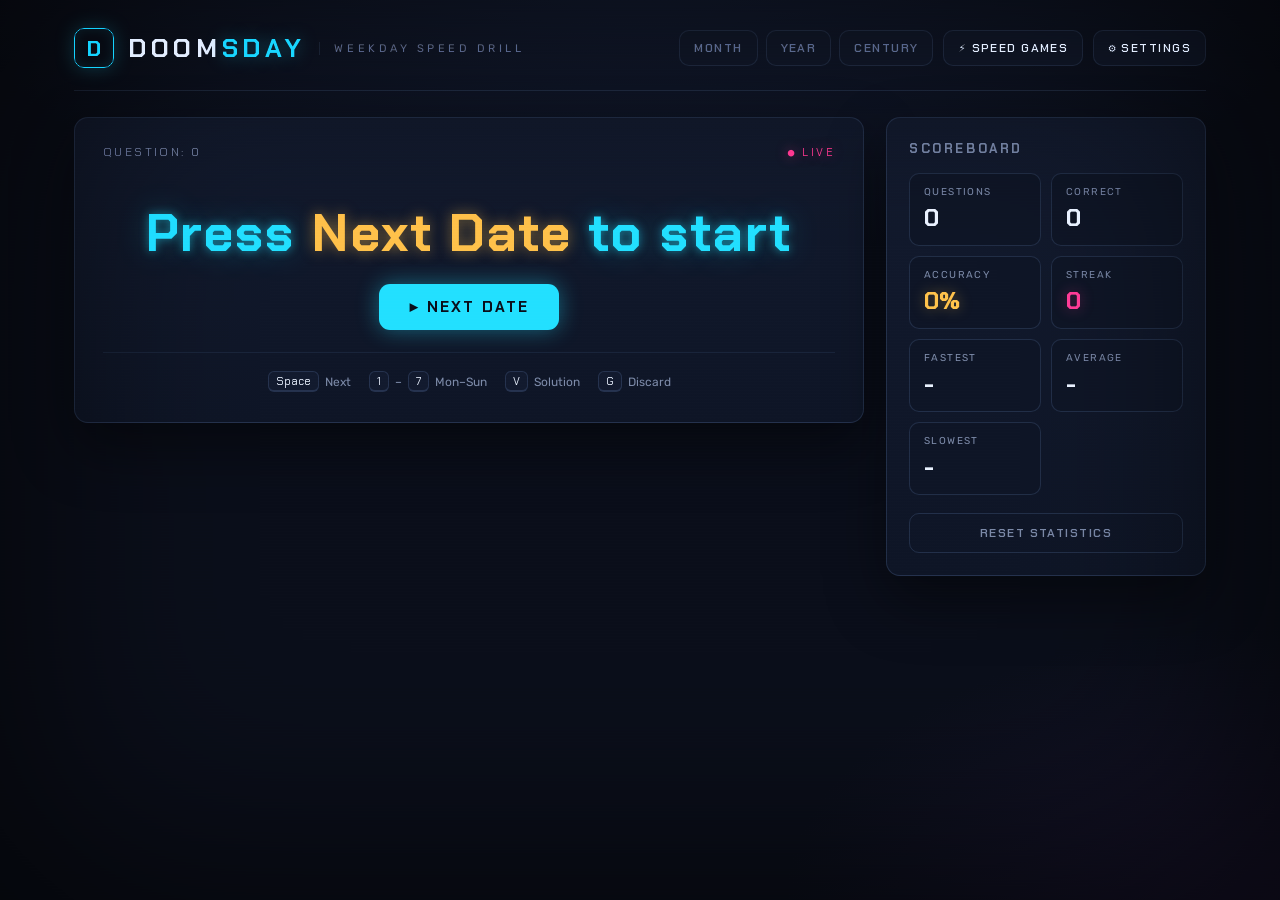
<file: index.html>
<!DOCTYPE html>
<html lang="en">
<head>
    <meta charset="UTF-8">
    <meta name="viewport" content="width=device-width, initial-scale=1.0">
    <title>Doomsday Practice</title>
    <link rel="preconnect" href="https://fonts.googleapis.com">
    <link rel="preconnect" href="https://fonts.gstatic.com" crossorigin>
    <link href="https://fonts.googleapis.com/css2?family=Chakra+Petch:wght@400;500;600;700&family=Rubik:wght@400;500;600;700&display=swap" rel="stylesheet">
    <link rel="stylesheet" href="style.css">
</head>
<body>
    <div class="crt-overlay" aria-hidden="true"></div>

    <div class="container">
        <header class="topbar">
            <div class="brand">
                <span class="logo">D</span>
                <h1>DOOM<span>SDAY</span></h1>
                <span class="tag">weekday speed&nbsp;drill</span>
            </div>
            <div class="header-controls">
                <nav class="hints-panel" aria-label="Reference cheat sheets">
                    <div class="hint-section">
                        <button id="monthHintBtn" class="hint-btn">Month</button>
                        <div id="monthHintDropdown" class="hint-dropdown">
                            <div class="hint-title">Month values</div>
                            <table class="hint-table">
                                <tr><th>Jan</th><td>4</td><th>May</th><td>5</td><th>Sep</th><td>2</td></tr>
                                <tr><th>Feb</th><td>0</td><th>Jun</th><td>1</td><th>Oct</th><td>4</td></tr>
                                <tr><th>Mar</th><td>0</td><th>Jul</th><td>3</td><th>Nov</th><td>0</td></tr>
                                <tr><th>Apr</th><td>3</td><th>Aug</th><td>6</td><th>Dec</th><td>2</td></tr>
                            </table>
                        </div>
                    </div>
                    <div class="hint-section">
                        <button id="yearHintBtn" class="hint-btn">Year</button>
                        <div id="yearHintDropdown" class="hint-dropdown wide">
                            <div class="hint-title">Year term</div>
                            <p class="hint-note">Last two digits T = 20s block + r. Add both, mod 7.</p>
                            <table class="hint-table">
                                <tr><th>20s</th><td>00</td><td>20</td><td>40</td><td>60</td><td>80</td></tr>
                                <tr><th>+</th><td>0</td><td>4</td><td>1</td><td>5</td><td>2</td></tr>
                            </table>
                            <table class="hint-table">
                                <tr><th>r</th><td>0</td><td>1</td><td>2</td><td>3</td><td>4</td><td>5</td><td>6</td><td>7</td><td>8</td><td>9</td></tr>
                                <tr><th>+</th><td>0</td><td>1</td><td>2</td><td>3</td><td>5</td><td>6</td><td>0</td><td>1</td><td>3</td><td>4</td></tr>
                                <tr><th>r</th><td>10</td><td>11</td><td>12</td><td>13</td><td>14</td><td>15</td><td>16</td><td>17</td><td>18</td><td>19</td></tr>
                                <tr><th>+</th><td>5</td><td>6</td><td>1</td><td>2</td><td>3</td><td>4</td><td>6</td><td>0</td><td>1</td><td>2</td></tr>
                            </table>
                        </div>
                    </div>
                    <div class="hint-section">
                        <button id="centuryHintBtn" class="hint-btn">Century</button>
                        <div id="centuryHintDropdown" class="hint-dropdown">
                            <div class="hint-title">Century anchors</div>
                            <table class="hint-table">
                                <tr><th>1600</th><td>2</td><th>2000</th><td>2</td></tr>
                                <tr><th>1700</th><td>0</td><th>2100</th><td>0</td></tr>
                                <tr><th>1800</th><td>5</td><th>&nbsp;</th><td>&nbsp;</td></tr>
                                <tr><th>1900</th><td>3</td><th>&nbsp;</th><td>&nbsp;</td></tr>
                            </table>
                        </div>
                    </div>
                </nav>
                <a class="nav-link" href="speed.html">⚡ Speed Games</a>
                <button id="mobileMenuBtn" class="mobile-menu-btn" aria-label="Open menu">☰</button>
                <button id="settingsBtn" class="settings-btn">⚙ Settings</button>
            </div>
        </header>

        <!-- Mobile Sidebar -->
        <div id="mobileSidebar" class="mobile-sidebar">
            <div class="sidebar-header">
                <h3>Menu</h3>
                <button id="closeSidebarBtn" class="close-sidebar-btn" aria-label="Close menu">✕</button>
            </div>
            <div class="sidebar-content">
                <div class="sidebar-section">
                    <div class="stats-panel mobile-stats">
                        <h3>Scoreboard</h3>
                        <div class="stat-item"><span class="stat-label">Questions</span><span id="mobileTotal">0</span></div>
                        <div class="stat-item"><span class="stat-label">Correct</span><span id="mobileCorrect">0</span></div>
                        <div class="stat-item"><span class="stat-label">Accuracy</span><span id="mobileAccuracy">0%</span></div>
                        <div class="stat-item"><span class="stat-label">Fastest</span><span id="mobileFastest">-</span></div>
                        <div class="stat-item"><span class="stat-label">Slowest</span><span id="mobileSlowest">-</span></div>
                        <div class="stat-item"><span class="stat-label">Average</span><span id="mobileAverage">-</span></div>
                        <div class="stat-item"><span class="stat-label">Streak</span><span id="mobileStreak">0</span></div>
                        <button id="mobileResetStatsBtn" class="reset-stats-btn">Reset</button>
                    </div>
                </div>
                <div class="sidebar-section">
                    <h4>Settings</h4>
                    <button id="mobileSettingsBtn" class="sidebar-item-btn">⚙ Quiz Settings</button>
                </div>
            </div>
        </div>
        <div id="sidebarOverlay" class="sidebar-overlay"></div>

        <main class="main-content">
            <section class="cabinet">
                <div class="cabinet-top">
                    <span id="questionCounter" class="question-counter">Question: 0</span>
                    <span class="cabinet-badge">● LIVE</span>
                </div>

                <div id="dateDisplay" class="date-display">Press <b>Next Date</b> to start</div>

                <div class="quiz-controls">
                    <button id="nextDateBtn" class="next-date-btn">▶ Next Date</button>
                    <button id="discardBtn" class="discard-btn" style="display: none;" title="Discard Question">🗑 Discard</button>
                </div>

                <div class="answer-buttons" id="answerButtons" style="display: none;">
                    <div class="day-grid">
                        <button class="day-btn" data-day="Monday" data-key="1">Mon</button>
                        <button class="day-btn" data-day="Tuesday" data-key="2">Tue</button>
                        <button class="day-btn" data-day="Wednesday" data-key="3">Wed</button>
                        <button class="day-btn" data-day="Thursday" data-key="4">Thu</button>
                        <button class="day-btn" data-day="Friday" data-key="5">Fri</button>
                        <button class="day-btn" data-day="Saturday" data-key="6">Sat</button>
                        <button class="day-btn" data-day="Sunday" data-key="7">Sun</button>
                    </div>
                </div>

                <div id="feedback" class="feedback"></div>

                <div class="keyboard-shortcuts">
                    <span class="shortcut"><kbd>Space</kbd> Next</span>
                    <span class="shortcut"><kbd>1</kbd>–<kbd>7</kbd> Mon–Sun</span>
                    <span class="shortcut"><kbd>V</kbd> Solution</span>
                    <span class="shortcut"><kbd>G</kbd> Discard</span>
                </div>
            </section>

            <aside class="stats-panel scoreboard" id="statsPanel">
                <h3>Scoreboard</h3>
                <div class="score-grid">
                    <div class="stat-item"><span class="stat-label">Questions</span><span id="totalQuestions">0</span></div>
                    <div class="stat-item"><span class="stat-label">Correct</span><span id="correctCount">0</span></div>
                    <div class="stat-item accent-cyan"><span class="stat-label">Accuracy</span><span id="accuracy">0%</span></div>
                    <div class="stat-item accent-magenta"><span class="stat-label">Streak</span><span id="currentStreak">0</span></div>
                    <div class="stat-item"><span class="stat-label">Fastest</span><span id="fastestTime">-</span></div>
                    <div class="stat-item"><span class="stat-label">Average</span><span id="averageTime">-</span></div>
                    <div class="stat-item"><span class="stat-label">Slowest</span><span id="slowestTime">-</span></div>
                </div>
                <button id="resetStatsBtn" class="reset-stats-btn">Reset Statistics</button>
            </aside>
        </main>

        <!-- Mobile Hints (shown at bottom on mobile) -->
        <div class="mobile-hints">
            <div class="hint-section">
                <button id="mobileMonthHintBtn" class="hint-btn">Month</button>
                <div id="mobileMonthHintDropdown" class="hint-dropdown">
                    <div class="hint-title">Month values</div>
                    <table class="hint-table">
                        <tr><th>Jan</th><td>4</td><th>May</th><td>5</td><th>Sep</th><td>2</td></tr>
                        <tr><th>Feb</th><td>0</td><th>Jun</th><td>1</td><th>Oct</th><td>4</td></tr>
                        <tr><th>Mar</th><td>0</td><th>Jul</th><td>3</td><th>Nov</th><td>0</td></tr>
                        <tr><th>Apr</th><td>3</td><th>Aug</th><td>6</td><th>Dec</th><td>2</td></tr>
                    </table>
                </div>
            </div>
            <div class="hint-section">
                <button id="mobileYearHintBtn" class="hint-btn">Year</button>
                <div id="mobileYearHintDropdown" class="hint-dropdown wide">
                    <div class="hint-title">Year term</div>
                    <p class="hint-note">Last two digits T = 20s block + r. Add both, mod 7.</p>
                    <table class="hint-table">
                        <tr><th>20s</th><td>00</td><td>20</td><td>40</td><td>60</td><td>80</td></tr>
                        <tr><th>+</th><td>0</td><td>4</td><td>1</td><td>5</td><td>2</td></tr>
                    </table>
                    <table class="hint-table">
                        <tr><th>r</th><td>0</td><td>1</td><td>2</td><td>3</td><td>4</td><td>5</td><td>6</td><td>7</td><td>8</td><td>9</td></tr>
                        <tr><th>+</th><td>0</td><td>1</td><td>2</td><td>3</td><td>5</td><td>6</td><td>0</td><td>1</td><td>3</td><td>4</td></tr>
                        <tr><th>r</th><td>10</td><td>11</td><td>12</td><td>13</td><td>14</td><td>15</td><td>16</td><td>17</td><td>18</td><td>19</td></tr>
                        <tr><th>+</th><td>5</td><td>6</td><td>1</td><td>2</td><td>3</td><td>4</td><td>6</td><td>0</td><td>1</td><td>2</td></tr>
                    </table>
                </div>
            </div>
            <div class="hint-section">
                <button id="mobileCenturyHintBtn" class="hint-btn">Century</button>
                <div id="mobileCenturyHintDropdown" class="hint-dropdown">
                    <div class="hint-title">Century anchors</div>
                    <table class="hint-table">
                        <tr><th>1600</th><td>2</td><th>2000</th><td>2</td></tr>
                        <tr><th>1700</th><td>0</td><th>2100</th><td>0</td></tr>
                        <tr><th>1800</th><td>5</td><th>&nbsp;</th><td>&nbsp;</td></tr>
                        <tr><th>1900</th><td>3</td><th>&nbsp;</th><td>&nbsp;</td></tr>
                    </table>
                </div>
            </div>
        </div>
    </div>

    <!-- Settings Modal -->
    <div id="settingsModal" class="modal">
        <div class="modal-content">
            <h2>Settings</h2>
            <div class="settings-form">
                <div class="form-group">
                    <label for="startYear">Start Year</label>
                    <input type="number" id="startYear" min="1" max="9999" value="1700">
                </div>
                <div class="form-group">
                    <label for="endYear">End Year</label>
                    <input type="number" id="endYear" min="1" max="9999" value="2030">
                </div>
                <div class="form-group checkbox-group">
                    <label for="dateDisappear">
                        <input type="checkbox" id="dateDisappear">
                        Date disappears after a delay
                    </label>
                </div>
                <div class="form-group">
                    <label for="fadeDelay">Fade Delay (seconds)</label>
                    <input type="number" id="fadeDelay" min="1" max="60" value="3" step="0.5">
                </div>
                <div class="modal-buttons">
                    <button id="applySettings" class="btn-primary">Apply</button>
                    <button id="resetSettings" class="btn-secondary">Reset</button>
                    <button id="cancelSettings" class="btn-secondary">Cancel</button>
                </div>
            </div>
        </div>
    </div>

    <script src="script.js"></script>
</body>
</html>
</file>
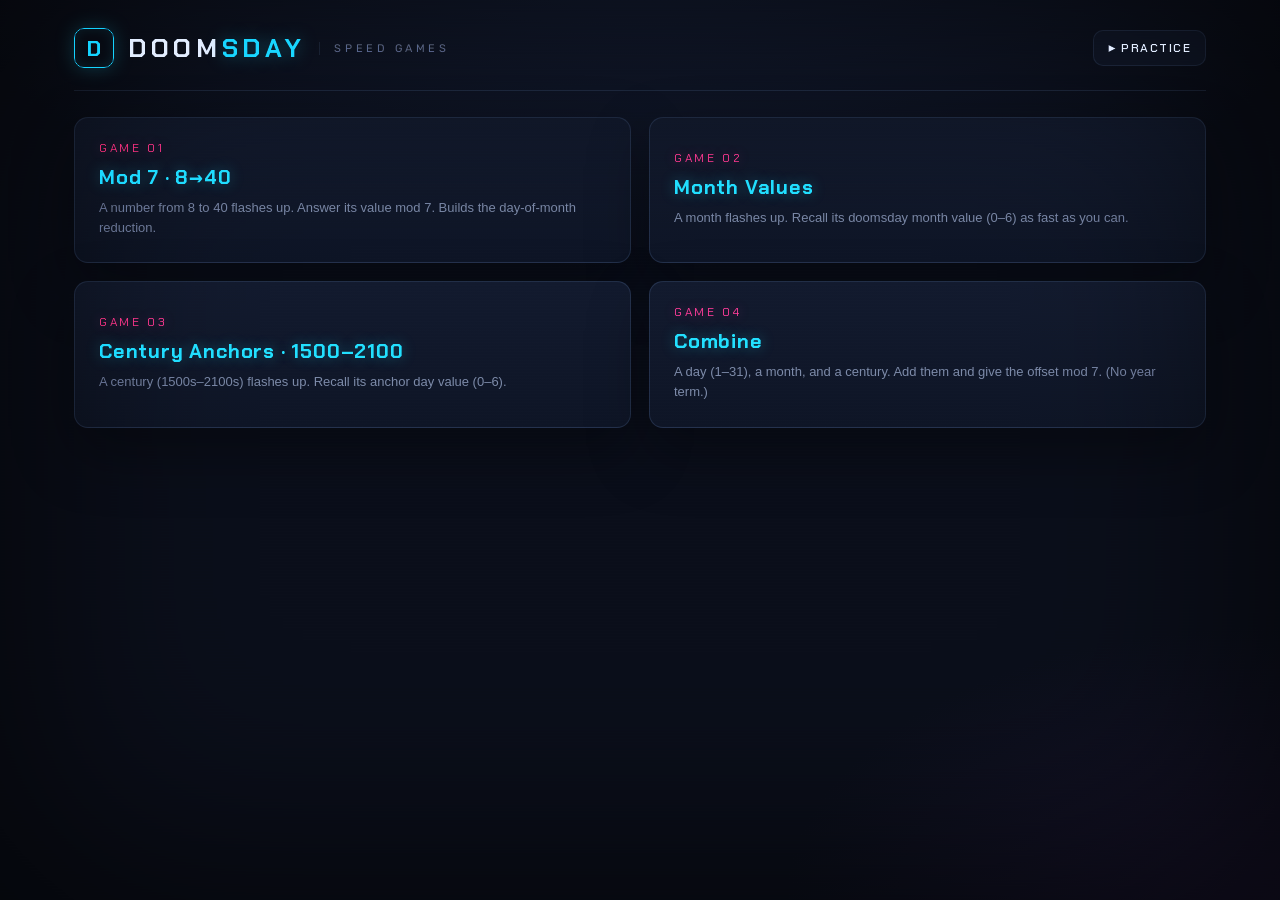
<file: speed.html>
<!DOCTYPE html>
<html lang="en">
<head>
    <meta charset="UTF-8">
    <meta name="viewport" content="width=device-width, initial-scale=1.0">
    <title>Doomsday Speed Games</title>
    <link rel="preconnect" href="https://fonts.googleapis.com">
    <link rel="preconnect" href="https://fonts.gstatic.com" crossorigin>
    <link href="https://fonts.googleapis.com/css2?family=Chakra+Petch:wght@400;500;600;700&family=Rubik:wght@400;500;600;700&display=swap" rel="stylesheet">
    <link rel="stylesheet" href="style.css">
</head>
<body>
    <div class="crt-overlay" aria-hidden="true"></div>

    <div class="container">
        <header class="topbar">
            <div class="brand">
                <span class="logo">D</span>
                <h1>DOOM<span>SDAY</span></h1>
                <span class="tag">speed&nbsp;games</span>
            </div>
            <div class="header-controls">
                <a class="nav-link" href="index.html">▶ Practice</a>
            </div>
        </header>

        <main>
            <!-- Game selector -->
            <section id="gameMenu" class="game-menu">
                <button class="game-card" data-game="mod7">
                    <span class="game-num">GAME 01</span>
                    <h3>Mod 7 · 8→40</h3>
                    <p>A number from 8 to 40 flashes up. Answer its value mod 7. Builds the day-of-month reduction.</p>
                </button>
                <button class="game-card" data-game="month">
                    <span class="game-num">GAME 02</span>
                    <h3>Month Values</h3>
                    <p>A month flashes up. Recall its doomsday month value (0–6) as fast as you can.</p>
                </button>
                <button class="game-card" data-game="century">
                    <span class="game-num">GAME 03</span>
                    <h3>Century Anchors · 1500–2100</h3>
                    <p>A century (1500s–2100s) flashes up. Recall its anchor day value (0–6).</p>
                </button>
                <button class="game-card" data-game="combine">
                    <span class="game-num">GAME 04</span>
                    <h3>Combine</h3>
                    <p>A day (1–31), a month, and a century. Add them and give the offset mod 7. (No year term.)</p>
                </button>
            </section>

            <!-- Active game -->
            <div id="gamePlay" class="main-content" style="display: none;">
                <section class="cabinet">
                    <div class="cabinet-top">
                        <span id="gameTitle" class="game-title">Speed Game</span>
                        <button id="backToMenuBtn" class="back-btn">← Games</button>
                    </div>

                    <div id="promptDisplay" class="prompt-display">–</div>
                    <div id="promptSub" class="prompt-sub"></div>

                    <div class="num-grid">
                        <button class="num-btn" data-val="1">1</button>
                        <button class="num-btn" data-val="2">2</button>
                        <button class="num-btn" data-val="3">3</button>
                        <button class="num-btn" data-val="4">4</button>
                        <button class="num-btn" data-val="5">5</button>
                        <button class="num-btn" data-val="6">6</button>
                        <button class="num-btn" data-val="0" data-key="7">0</button>
                    </div>

                    <div id="feedback" class="feedback"></div>

                    <div class="keyboard-shortcuts">
                        <span class="shortcut"><kbd>1</kbd>–<kbd>6</kbd>, <kbd>7</kbd>/<kbd>0</kbd> Answer</span>
                        <span class="shortcut"><kbd>Esc</kbd> Back to games</span>
                    </div>
                </section>

                <aside class="stats-panel scoreboard">
                    <h3><span id="questionCounter">Attempts: 0</span></h3>
                    <div class="score-grid">
                        <div class="stat-item"><span class="stat-label">Attempts</span><span id="statAttempts">0</span></div>
                        <div class="stat-item"><span class="stat-label">Correct</span><span id="statCorrect">0</span></div>
                        <div class="stat-item accent-cyan"><span class="stat-label">Accuracy</span><span id="statAccuracy">0%</span></div>
                        <div class="stat-item accent-magenta"><span class="stat-label">Streak</span><span id="statStreak">0</span></div>
                        <div class="stat-item"><span class="stat-label">Fastest</span><span id="statFastest">-</span></div>
                        <div class="stat-item"><span class="stat-label">Average</span><span id="statAverage">-</span></div>
                        <div class="stat-item"><span class="stat-label">Last</span><span id="statLast">-</span></div>
                    </div>
                    <button id="resetStatsBtn" class="reset-stats-btn">Reset This Game</button>
                </aside>
            </div>
        </main>
    </div>

    <script src="speed.js"></script>
</body>
</html>
</file>
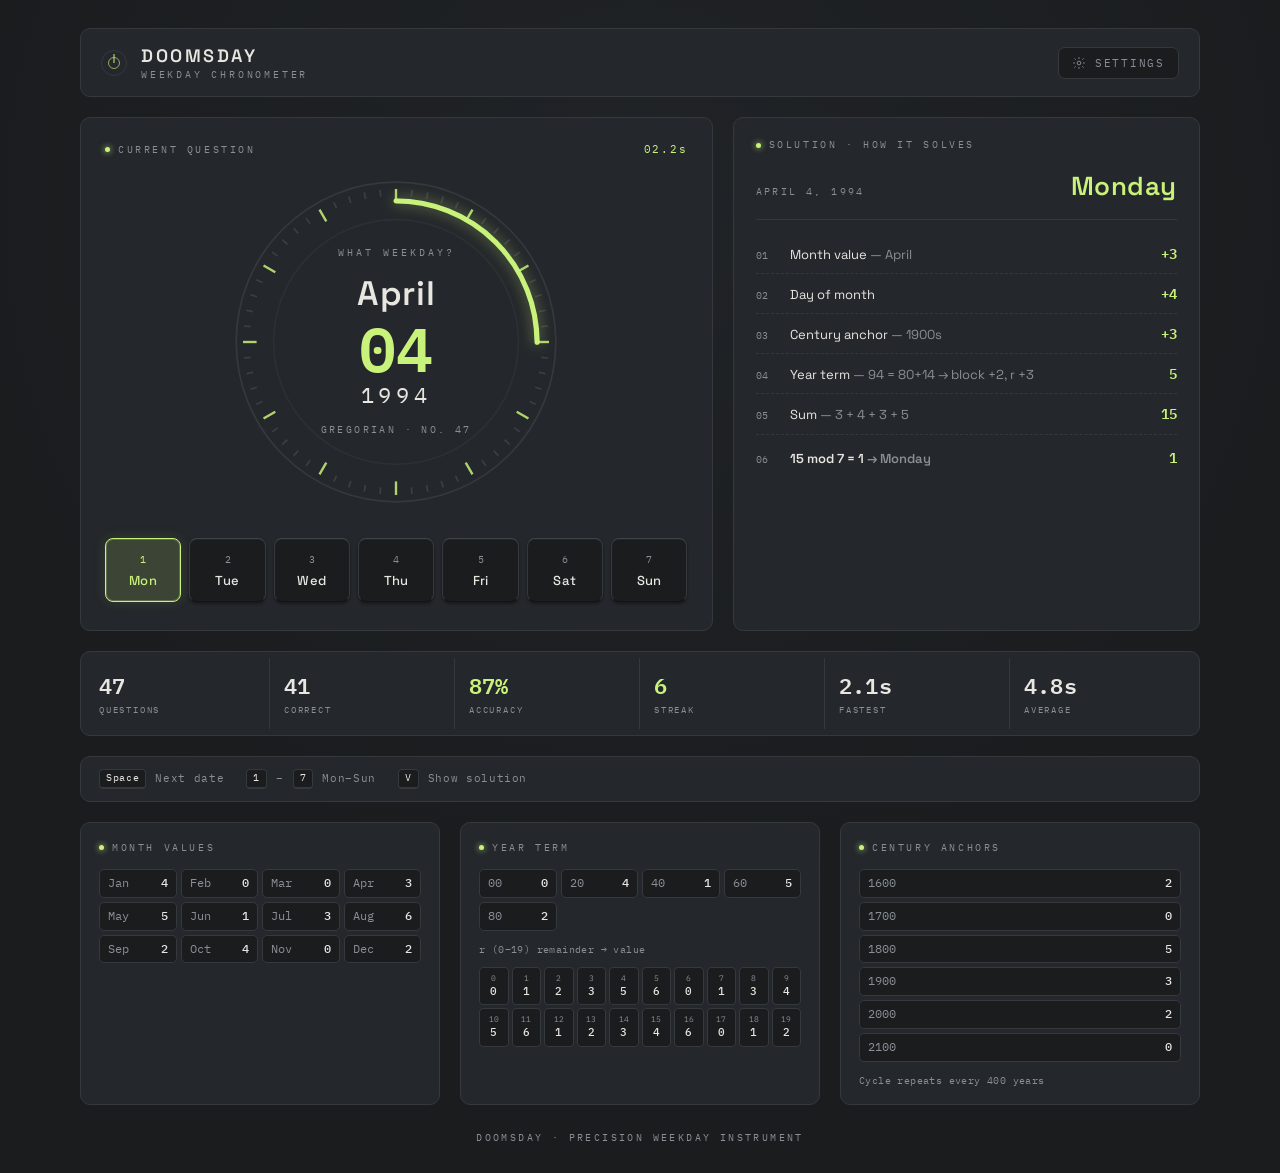
<file: mockups/design-1-chronograph.html>
<!DOCTYPE html>
<html lang="en">
<head>
<meta charset="UTF-8" />
<meta name="viewport" content="width=device-width, initial-scale=1.0" />
<title>Doomsday — Chronograph</title>
<link rel="preconnect" href="https://fonts.googleapis.com" />
<link rel="preconnect" href="https://fonts.gstatic.com" crossorigin />
<link href="https://fonts.googleapis.com/css2?family=Space+Grotesk:wght@400;500;600;700&family=IBM+Plex+Mono:wght@400;500;600&display=swap" rel="stylesheet" />
<style>
  :root {
    --graphite: #1A1C1E;
    --raised: #24272B;
    --hairline: #35393E;
    --text: #E8E6E1;
    --muted: #8A8F96;
    --lume: #C9F27A;
    --lume-dim: rgba(201, 242, 122, 0.14);
    --font-display: "Space Grotesk", system-ui, sans-serif;
    --font-mono: "IBM Plex Mono", ui-monospace, monospace;
  }

  * { box-sizing: border-box; margin: 0; padding: 0; }

  html { -webkit-text-size-adjust: 100%; }

  body {
    background: var(--graphite);
    color: var(--text);
    font-family: var(--font-display);
    line-height: 1.4;
    min-height: 100vh;
    padding: 28px;
    /* faint machined vignette, no gradient decoration on components */
    background-image: radial-gradient(circle at 50% 18%, #202327 0%, var(--graphite) 62%);
  }

  .shell {
    max-width: 1120px;
    margin: 0 auto;
  }

  /* ---------- Header ---------- */
  header.bar {
    display: flex;
    align-items: center;
    justify-content: space-between;
    border: 1px solid var(--hairline);
    background: var(--raised);
    border-radius: 10px;
    padding: 14px 20px;
  }

  .brand {
    display: flex;
    align-items: center;
    gap: 14px;
  }

  .brand-mark {
    width: 26px;
    height: 26px;
    border-radius: 50%;
    border: 1px solid var(--hairline);
    position: relative;
    flex: none;
  }
  .brand-mark::before {
    content: "";
    position: absolute;
    inset: 6px;
    border-radius: 50%;
    border: 1px solid var(--lume);
    opacity: 0.65;
  }
  .brand-mark::after {
    content: "";
    position: absolute;
    left: 50%;
    top: 50%;
    width: 1px;
    height: 9px;
    background: var(--lume);
    transform: translate(-50%, -100%);
    transform-origin: bottom;
  }

  .brand-name {
    font-size: 18px;
    font-weight: 600;
    letter-spacing: 0.14em;
    text-transform: uppercase;
  }
  .brand-sub {
    font-family: var(--font-mono);
    font-size: 10px;
    letter-spacing: 0.28em;
    color: var(--muted);
    text-transform: uppercase;
  }

  .settings-btn {
    display: inline-flex;
    align-items: center;
    gap: 9px;
    background: var(--graphite);
    color: var(--muted);
    border: 1px solid var(--hairline);
    border-radius: 7px;
    padding: 8px 13px;
    font-family: var(--font-mono);
    font-size: 11px;
    letter-spacing: 0.16em;
    text-transform: uppercase;
    cursor: pointer;
    transition: color 0.15s, border-color 0.15s;
  }
  .settings-btn:hover { color: var(--text); border-color: var(--muted); }
  .settings-btn svg { display: block; }

  /* ---------- Layout grid ---------- */
  .grid {
    display: grid;
    grid-template-columns: 1.15fr 0.85fr;
    gap: 20px;
    margin-top: 20px;
  }

  .panel {
    border: 1px solid var(--hairline);
    background: var(--raised);
    border-radius: 10px;
  }

  .panel-label {
    font-family: var(--font-mono);
    font-size: 10px;
    letter-spacing: 0.26em;
    text-transform: uppercase;
    color: var(--muted);
    display: flex;
    align-items: center;
    gap: 8px;
  }
  .panel-label::before {
    content: "";
    width: 5px;
    height: 5px;
    background: var(--lume);
    border-radius: 50%;
    box-shadow: 0 0 6px var(--lume);
    flex: none;
  }

  /* ---------- Dial (signature) ---------- */
  .dial-panel {
    padding: 24px 24px 28px;
    display: flex;
    flex-direction: column;
    align-items: center;
  }
  .dial-head {
    width: 100%;
    display: flex;
    justify-content: space-between;
    align-items: center;
    margin-bottom: 8px;
  }
  .dial-timer {
    font-family: var(--font-mono);
    font-size: 11px;
    letter-spacing: 0.16em;
    color: var(--lume);
  }

  .dial-wrap {
    position: relative;
    width: 340px;
    max-width: 78vw;
    aspect-ratio: 1;
    margin: 6px 0 2px;
  }
  .dial-wrap svg { width: 100%; height: 100%; display: block; }

  .dial-center {
    position: absolute;
    inset: 0;
    display: flex;
    flex-direction: column;
    align-items: center;
    justify-content: center;
    text-align: center;
    pointer-events: none;
  }
  .dial-eyebrow {
    font-family: var(--font-mono);
    font-size: 10px;
    letter-spacing: 0.3em;
    text-transform: uppercase;
    color: var(--muted);
    margin-bottom: 10px;
  }
  .dial-month {
    font-size: 34px;
    font-weight: 600;
    letter-spacing: 0.02em;
  }
  .dial-daynum {
    font-family: var(--font-mono);
    font-size: 62px;
    font-weight: 600;
    line-height: 0.9;
    color: var(--lume);
    margin: 2px 0 4px;
  }
  .dial-year {
    font-family: var(--font-mono);
    font-size: 22px;
    letter-spacing: 0.22em;
    color: var(--text);
  }
  .dial-foot {
    font-family: var(--font-mono);
    font-size: 10px;
    letter-spacing: 0.24em;
    text-transform: uppercase;
    color: var(--muted);
    margin-top: 12px;
  }

  /* ---------- Weekday keys ---------- */
  .keys {
    display: grid;
    grid-template-columns: repeat(7, 1fr);
    gap: 8px;
    width: 100%;
    margin-top: 24px;
  }
  .key {
    position: relative;
    background: var(--graphite);
    border: 1px solid var(--hairline);
    border-top-color: #40454b;
    border-bottom-color: #121315;
    border-radius: 8px;
    padding: 14px 4px 12px;
    text-align: center;
    cursor: pointer;
    color: var(--text);
    font-family: var(--font-display);
    transition: transform 0.08s, border-color 0.15s, background 0.15s;
    box-shadow: inset 0 1px 0 rgba(255,255,255,0.03), 0 2px 3px rgba(0,0,0,0.35);
  }
  .key:hover { border-color: var(--muted); background: #26292d; }
  .key:active { transform: translateY(1px); }
  .key .k-num {
    font-family: var(--font-mono);
    font-size: 10px;
    color: var(--muted);
    display: block;
    margin-bottom: 6px;
  }
  .key .k-name {
    font-size: 13px;
    font-weight: 500;
    letter-spacing: 0.03em;
  }
  .key.is-answer {
    border-color: var(--lume);
    background: var(--lume-dim);
    box-shadow: inset 0 0 0 1px rgba(201,242,122,0.25), 0 0 14px rgba(201,242,122,0.12);
  }
  .key.is-answer .k-name { color: var(--lume); }
  .key.is-answer .k-num { color: var(--lume); }
  .key:focus-visible {
    outline: 2px solid var(--lume);
    outline-offset: 2px;
  }

  /* ---------- Solution readout ---------- */
  .solution { padding: 20px 22px 22px; }
  .solution .panel-label { margin-bottom: 16px; }

  .verdict {
    display: flex;
    align-items: baseline;
    justify-content: space-between;
    border-bottom: 1px solid var(--hairline);
    padding-bottom: 14px;
    margin-bottom: 14px;
  }
  .verdict .v-label {
    font-family: var(--font-mono);
    font-size: 10px;
    letter-spacing: 0.24em;
    text-transform: uppercase;
    color: var(--muted);
  }
  .verdict .v-day {
    font-size: 26px;
    font-weight: 600;
    color: var(--lume);
    letter-spacing: 0.02em;
  }

  .steps { list-style: none; counter-reset: step; }
  .steps li {
    display: grid;
    grid-template-columns: 22px 1fr auto;
    gap: 12px;
    align-items: baseline;
    padding: 9px 0;
    border-bottom: 1px dashed var(--hairline);
  }
  .steps li:last-child { border-bottom: none; }
  .steps .s-idx {
    counter-increment: step;
    font-family: var(--font-mono);
    font-size: 10px;
    color: var(--muted);
  }
  .steps .s-idx::before { content: counter(step, decimal-leading-zero); }
  .steps .s-text {
    font-size: 13px;
    color: var(--text);
  }
  .steps .s-text .lo { color: var(--muted); }
  .steps .s-val {
    font-family: var(--font-mono);
    font-size: 14px;
    font-weight: 600;
    color: var(--lume);
    text-align: right;
    font-variant-numeric: tabular-nums;
  }
  .steps li.final { padding-top: 12px; }
  .steps li.final .s-text { font-weight: 600; }

  /* ---------- Stats strip ---------- */
  .stats {
    margin-top: 20px;
    padding: 6px 4px;
    display: grid;
    grid-template-columns: repeat(6, 1fr);
  }
  .stat {
    padding: 12px 14px;
    border-right: 1px solid var(--hairline);
    text-align: left;
  }
  .stat:last-child { border-right: none; }
  .stat .st-val {
    font-family: var(--font-mono);
    font-size: 22px;
    font-weight: 600;
    letter-spacing: 0.01em;
    font-variant-numeric: tabular-nums;
    color: var(--text);
  }
  .stat.accent .st-val { color: var(--lume); }
  .stat .st-label {
    font-family: var(--font-mono);
    font-size: 9px;
    letter-spacing: 0.2em;
    text-transform: uppercase;
    color: var(--muted);
    margin-top: 4px;
  }

  /* ---------- Shortcuts ---------- */
  .shortcuts {
    margin-top: 20px;
    padding: 12px 18px;
    display: flex;
    flex-wrap: wrap;
    gap: 22px;
    align-items: center;
  }
  .sc {
    display: inline-flex;
    align-items: center;
    gap: 9px;
    font-family: var(--font-mono);
    font-size: 11px;
    letter-spacing: 0.06em;
    color: var(--muted);
  }
  .kbd {
    display: inline-flex;
    align-items: center;
    justify-content: center;
    min-width: 20px;
    height: 20px;
    padding: 0 6px;
    border: 1px solid var(--hairline);
    border-bottom-width: 2px;
    border-radius: 4px;
    background: var(--graphite);
    color: var(--text);
    font-family: var(--font-mono);
    font-size: 10px;
  }

  /* ---------- Cheat sheets ---------- */
  .cheats {
    margin-top: 20px;
    display: grid;
    grid-template-columns: repeat(3, 1fr);
    gap: 20px;
  }
  .cheat { padding: 18px 18px 16px; }
  .cheat .panel-label { margin-bottom: 14px; }
  .cheat-grid {
    display: grid;
    gap: 4px;
    font-family: var(--font-mono);
    font-size: 12px;
    font-variant-numeric: tabular-nums;
  }
  .cheat-grid.cols {
    grid-template-columns: repeat(4, 1fr);
  }
  .cell {
    display: flex;
    justify-content: space-between;
    gap: 6px;
    padding: 5px 8px;
    border: 1px solid var(--hairline);
    border-radius: 5px;
    background: var(--graphite);
  }
  .cell .c-k { color: var(--muted); }
  .cell .c-v { color: var(--text); font-weight: 500; }

  .rterm {
    display: grid;
    grid-template-columns: repeat(10, 1fr);
    gap: 3px;
    margin-top: 10px;
  }
  .rcell {
    text-align: center;
    padding: 5px 0;
    border: 1px solid var(--hairline);
    border-radius: 4px;
    background: var(--graphite);
    font-family: var(--font-mono);
    font-size: 11px;
  }
  .rcell .r-i { display: block; font-size: 8px; color: var(--muted); }
  .rcell .r-v { color: var(--text); font-weight: 500; }
  .cheat-note {
    font-family: var(--font-mono);
    font-size: 10px;
    color: var(--muted);
    letter-spacing: 0.04em;
    margin-top: 12px;
  }

  footer.foot {
    margin-top: 26px;
    text-align: center;
    font-family: var(--font-mono);
    font-size: 10px;
    letter-spacing: 0.24em;
    text-transform: uppercase;
    color: var(--muted);
  }

  /* ---------- Timer sweep animation ---------- */
  .sweep {
    stroke: var(--lume);
    stroke-width: 3;
    fill: none;
    stroke-linecap: round;
    filter: drop-shadow(0 0 4px rgba(201,242,122,0.5));
  }
  @keyframes sweepgrow {
    from { stroke-dashoffset: var(--dash); }
    to   { stroke-dashoffset: calc(var(--dash) * 0.24); }
  }
  .sweep.animate {
    animation: sweepgrow 4.8s linear infinite alternate;
  }

  @media (prefers-reduced-motion: reduce) {
    .sweep.animate { animation: none; }
  }

  /* ---------- Responsive ---------- */
  @media (max-width: 900px) {
    .grid { grid-template-columns: 1fr; }
    .cheats { grid-template-columns: 1fr; }
    .stats { grid-template-columns: repeat(3, 1fr); }
    .stat:nth-child(3) { border-right: none; }
  }
  @media (max-width: 560px) {
    body { padding: 16px; }
    .keys { grid-template-columns: repeat(4, 1fr); }
    .stats { grid-template-columns: repeat(2, 1fr); }
    .stat { border-right: none; border-bottom: 1px solid var(--hairline); }
    .cheat-grid.cols { grid-template-columns: repeat(3, 1fr); }
    .rterm { grid-template-columns: repeat(5, 1fr); }
    .shortcuts { gap: 14px; }
  }
</style>
</head>
<body>
<div class="shell">

  <!-- Header -->
  <header class="bar">
    <div class="brand">
      <span class="brand-mark" aria-hidden="true"></span>
      <div>
        <div class="brand-name">Doomsday</div>
        <div class="brand-sub">Weekday Chronometer</div>
      </div>
    </div>
    <button class="settings-btn" type="button">
      <svg width="14" height="14" viewBox="0 0 24 24" fill="none" stroke="currentColor" stroke-width="1.6" aria-hidden="true">
        <circle cx="12" cy="12" r="3.2"/>
        <path d="M12 2v3M12 19v3M4.2 4.2l2.1 2.1M17.7 17.7l2.1 2.1M2 12h3M19 12h3M4.2 19.8l2.1-2.1M17.7 6.3l2.1-2.1"/>
      </svg>
      Settings
    </button>
  </header>

  <!-- Main grid: dial + solution -->
  <div class="grid">

    <!-- Dial panel -->
    <section class="panel dial-panel">
      <div class="dial-head">
        <span class="panel-label">Current Question</span>
        <span class="dial-timer" id="timer">02.1s</span>
      </div>

      <div class="dial-wrap">
        <svg viewBox="0 0 200 200" role="img" aria-label="Date dial showing April 4, 1994">
          <!-- outer ring -->
          <circle cx="100" cy="100" r="94" fill="none" stroke="#35393E" stroke-width="1"/>
          <circle cx="100" cy="100" r="72" fill="none" stroke="#2C3035" stroke-width="1"/>
          <!-- tick ring -->
          <g id="ticks" stroke="#8A8F96"></g>
          <!-- timer sweep arc: starts at top (12 o'clock), 200*pi*... -->
          <circle class="sweep animate" cx="100" cy="100" r="83"
                  stroke-dasharray="521.5" stroke-dashoffset="391"
                  transform="rotate(-90 100 100)"
                  style="--dash:521.5;"/>
        </svg>
        <div class="dial-center">
          <div class="dial-eyebrow">What weekday?</div>
          <div class="dial-month">April</div>
          <div class="dial-daynum">04</div>
          <div class="dial-year">1994</div>
          <div class="dial-foot">Gregorian · No. 47</div>
        </div>
      </div>

      <!-- Weekday keys -->
      <div class="keys" role="group" aria-label="Pick the weekday">
        <button class="key is-answer" type="button"><span class="k-num">1</span><span class="k-name">Mon</span></button>
        <button class="key" type="button"><span class="k-num">2</span><span class="k-name">Tue</span></button>
        <button class="key" type="button"><span class="k-num">3</span><span class="k-name">Wed</span></button>
        <button class="key" type="button"><span class="k-num">4</span><span class="k-name">Thu</span></button>
        <button class="key" type="button"><span class="k-num">5</span><span class="k-name">Fri</span></button>
        <button class="key" type="button"><span class="k-num">6</span><span class="k-name">Sat</span></button>
        <button class="key" type="button"><span class="k-num">7</span><span class="k-name">Sun</span></button>
      </div>
    </section>

    <!-- Solution -->
    <section class="panel solution">
      <span class="panel-label">Solution · How it solves</span>
      <div class="verdict">
        <span class="v-label">April 4, 1994</span>
        <span class="v-day">Monday</span>
      </div>
      <ol class="steps">
        <li><span class="s-idx"></span><span class="s-text">Month value <span class="lo">— April</span></span><span class="s-val">+3</span></li>
        <li><span class="s-idx"></span><span class="s-text">Day of month</span><span class="s-val">+4</span></li>
        <li><span class="s-idx"></span><span class="s-text">Century anchor <span class="lo">— 1900s</span></span><span class="s-val">+3</span></li>
        <li><span class="s-idx"></span><span class="s-text">Year term <span class="lo">— 94 = 80+14 → block&nbsp;+2, r&nbsp;+3</span></span><span class="s-val">5</span></li>
        <li><span class="s-idx"></span><span class="s-text">Sum <span class="lo">— 3 + 4 + 3 + 5</span></span><span class="s-val">15</span></li>
        <li class="final"><span class="s-idx"></span><span class="s-text">15 mod 7 = 1 <span class="lo">→ Monday</span></span><span class="s-val">1</span></li>
      </ol>
    </section>
  </div>

  <!-- Stats strip -->
  <section class="panel stats" aria-label="Session statistics">
    <div class="stat"><div class="st-val">47</div><div class="st-label">Questions</div></div>
    <div class="stat"><div class="st-val">41</div><div class="st-label">Correct</div></div>
    <div class="stat accent"><div class="st-val">87%</div><div class="st-label">Accuracy</div></div>
    <div class="stat accent"><div class="st-val">6</div><div class="st-label">Streak</div></div>
    <div class="stat"><div class="st-val">2.1s</div><div class="st-label">Fastest</div></div>
    <div class="stat"><div class="st-val">4.8s</div><div class="st-label">Average</div></div>
  </section>

  <!-- Shortcuts -->
  <section class="panel shortcuts" aria-label="Keyboard shortcuts">
    <span class="sc"><span class="kbd">Space</span> Next date</span>
    <span class="sc"><span class="kbd">1</span>–<span class="kbd">7</span> Mon–Sun</span>
    <span class="sc"><span class="kbd">V</span> Show solution</span>
  </section>

  <!-- Cheat sheets -->
  <div class="cheats">

    <!-- Month values -->
    <section class="panel cheat">
      <span class="panel-label">Month Values</span>
      <div class="cheat-grid cols">
        <div class="cell"><span class="c-k">Jan</span><span class="c-v">4</span></div>
        <div class="cell"><span class="c-k">Feb</span><span class="c-v">0</span></div>
        <div class="cell"><span class="c-k">Mar</span><span class="c-v">0</span></div>
        <div class="cell"><span class="c-k">Apr</span><span class="c-v">3</span></div>
        <div class="cell"><span class="c-k">May</span><span class="c-v">5</span></div>
        <div class="cell"><span class="c-k">Jun</span><span class="c-v">1</span></div>
        <div class="cell"><span class="c-k">Jul</span><span class="c-v">3</span></div>
        <div class="cell"><span class="c-k">Aug</span><span class="c-v">6</span></div>
        <div class="cell"><span class="c-k">Sep</span><span class="c-v">2</span></div>
        <div class="cell"><span class="c-k">Oct</span><span class="c-v">4</span></div>
        <div class="cell"><span class="c-k">Nov</span><span class="c-v">0</span></div>
        <div class="cell"><span class="c-k">Dec</span><span class="c-v">2</span></div>
      </div>
    </section>

    <!-- Year term -->
    <section class="panel cheat">
      <span class="panel-label">Year Term</span>
      <div class="cheat-grid cols">
        <div class="cell"><span class="c-k">00</span><span class="c-v">0</span></div>
        <div class="cell"><span class="c-k">20</span><span class="c-v">4</span></div>
        <div class="cell"><span class="c-k">40</span><span class="c-v">1</span></div>
        <div class="cell"><span class="c-k">60</span><span class="c-v">5</span></div>
        <div class="cell"><span class="c-k">80</span><span class="c-v">2</span></div>
      </div>
      <div class="cheat-note">r (0–19) remainder → value</div>
      <div class="rterm">
        <span class="rcell"><span class="r-i">0</span><span class="r-v">0</span></span>
        <span class="rcell"><span class="r-i">1</span><span class="r-v">1</span></span>
        <span class="rcell"><span class="r-i">2</span><span class="r-v">2</span></span>
        <span class="rcell"><span class="r-i">3</span><span class="r-v">3</span></span>
        <span class="rcell"><span class="r-i">4</span><span class="r-v">5</span></span>
        <span class="rcell"><span class="r-i">5</span><span class="r-v">6</span></span>
        <span class="rcell"><span class="r-i">6</span><span class="r-v">0</span></span>
        <span class="rcell"><span class="r-i">7</span><span class="r-v">1</span></span>
        <span class="rcell"><span class="r-i">8</span><span class="r-v">3</span></span>
        <span class="rcell"><span class="r-i">9</span><span class="r-v">4</span></span>
        <span class="rcell"><span class="r-i">10</span><span class="r-v">5</span></span>
        <span class="rcell"><span class="r-i">11</span><span class="r-v">6</span></span>
        <span class="rcell"><span class="r-i">12</span><span class="r-v">1</span></span>
        <span class="rcell"><span class="r-i">13</span><span class="r-v">2</span></span>
        <span class="rcell"><span class="r-i">14</span><span class="r-v">3</span></span>
        <span class="rcell"><span class="r-i">15</span><span class="r-v">4</span></span>
        <span class="rcell"><span class="r-i">16</span><span class="r-v">6</span></span>
        <span class="rcell"><span class="r-i">17</span><span class="r-v">0</span></span>
        <span class="rcell"><span class="r-i">18</span><span class="r-v">1</span></span>
        <span class="rcell"><span class="r-i">19</span><span class="r-v">2</span></span>
      </div>
    </section>

    <!-- Century anchors -->
    <section class="panel cheat">
      <span class="panel-label">Century Anchors</span>
      <div class="cheat-grid">
        <div class="cell"><span class="c-k">1600</span><span class="c-v">2</span></div>
        <div class="cell"><span class="c-k">1700</span><span class="c-v">0</span></div>
        <div class="cell"><span class="c-k">1800</span><span class="c-v">5</span></div>
        <div class="cell"><span class="c-k">1900</span><span class="c-v">3</span></div>
        <div class="cell"><span class="c-k">2000</span><span class="c-v">2</span></div>
        <div class="cell"><span class="c-k">2100</span><span class="c-v">0</span></div>
      </div>
      <div class="cheat-note">Cycle repeats every 400 years</div>
    </section>
  </div>

  <footer class="foot">Doomsday · Precision Weekday Instrument</footer>
</div>

<script>
  // Generate tick ring (60 ticks, every 5th is long + lume)
  (function () {
    var ticks = document.getElementById("ticks");
    if (!ticks) return;
    var cx = 100, cy = 100, rOuter = 90;
    var frag = "";
    for (var i = 0; i < 60; i++) {
      var ang = (i / 60) * Math.PI * 2 - Math.PI / 2;
      var major = i % 5 === 0;
      var len = major ? 8 : 4;
      var r1 = rOuter, r2 = rOuter - len;
      var x1 = cx + r1 * Math.cos(ang), y1 = cy + r1 * Math.sin(ang);
      var x2 = cx + r2 * Math.cos(ang), y2 = cy + r2 * Math.sin(ang);
      var col = major ? "#C9F27A" : "#4A4F55";
      var w = major ? 1.4 : 1;
      var op = major ? 0.85 : 0.6;
      frag += '<line x1="' + x1.toFixed(1) + '" y1="' + y1.toFixed(1) +
              '" x2="' + x2.toFixed(1) + '" y2="' + y2.toFixed(1) +
              '" stroke="' + col + '" stroke-width="' + w + '" opacity="' + op + '"/>';
    }
    ticks.innerHTML = frag;
  })();

  // Optional live timer readout (paused if reduced motion)
  (function () {
    var el = document.getElementById("timer");
    if (!el) return;
    var reduce = window.matchMedia("(prefers-reduced-motion: reduce)").matches;
    if (reduce) return;
    var t = 2.1;
    setInterval(function () {
      t += 0.1;
      if (t > 9.9) t = 0.0;
      el.textContent = (t < 10 ? "0" : "") + t.toFixed(1) + "s";
    }, 1000);
  })();
</script>
</body>
</html>
</file>
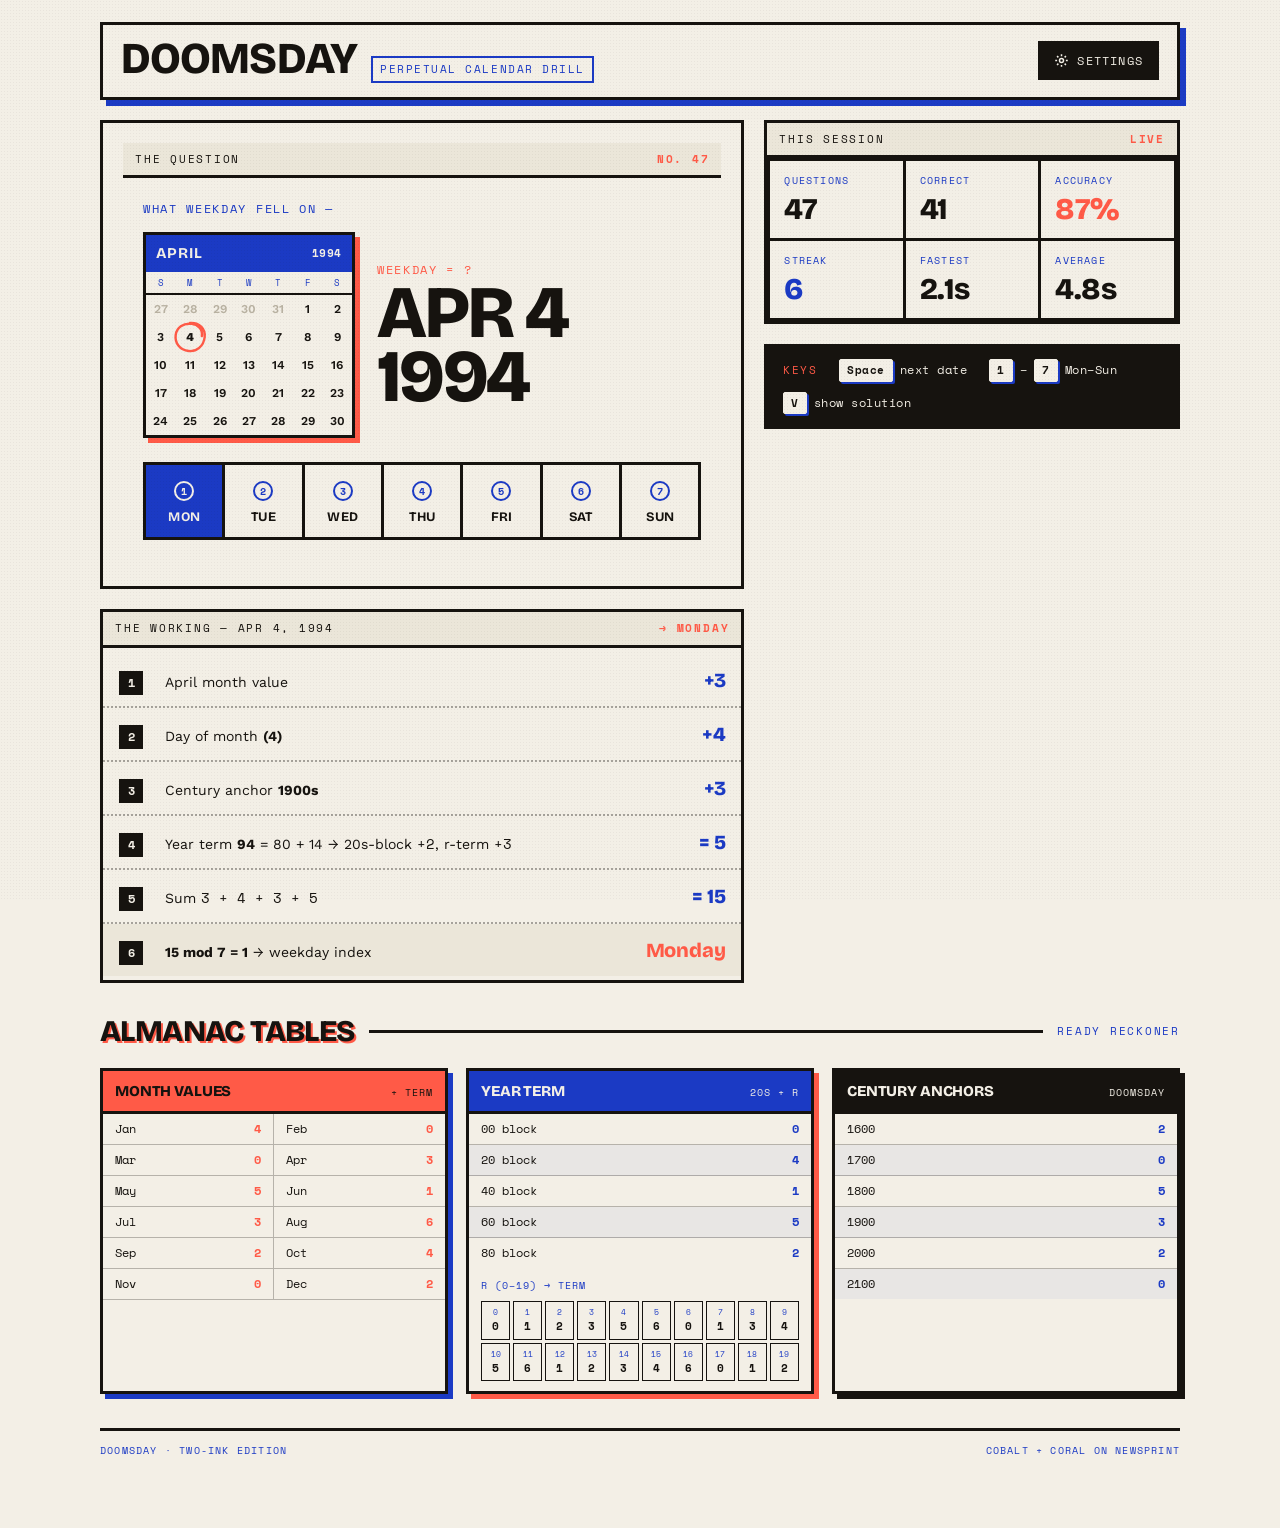
<file: mockups/design-2-riso.html>
<!DOCTYPE html>
<html lang="en">
<head>
<meta charset="UTF-8" />
<meta name="viewport" content="width=device-width, initial-scale=1.0" />
<title>Doomsday — Riso Almanac</title>
<link rel="preconnect" href="https://fonts.googleapis.com" />
<link rel="preconnect" href="https://fonts.gstatic.com" crossorigin />
<link href="https://fonts.googleapis.com/css2?family=Bricolage+Grotesque:opsz,wght@12..96,600;12..96,700;12..96,800&family=Work+Sans:ital,wght@0,400;0,500;0,600;0,700;1,400&family=Space+Mono:wght@400;700&display=swap" rel="stylesheet" />
<style>
  :root{
    --paper:#F3EFE6;
    --cobalt:#1B3AC4;
    --coral:#FF5A47;
    --ink:#16130F;
    --paper-2:#EBE6D9;
    --line:#16130F;
    --disp:"Bricolage Grotesque", "Space Grotesk", system-ui, sans-serif;
    --body:"Work Sans", system-ui, sans-serif;
    --mono:"Space Mono", ui-monospace, monospace;
  }

  *{box-sizing:border-box;}

  html{ -webkit-text-size-adjust:100%; }

  body{
    margin:0;
    background:var(--paper);
    color:var(--ink);
    font-family:var(--body);
    font-size:16px;
    line-height:1.5;
    /* halftone / newsprint grain overlay */
    background-image:
      radial-gradient(var(--ink) 0.6px, transparent 0.7px),
      radial-gradient(var(--cobalt) 0.5px, transparent 0.6px);
    background-size: 6px 6px, 6px 6px;
    background-position: 0 0, 3px 3px;
    background-blend-mode: multiply, multiply;
    -webkit-font-smoothing:antialiased;
  }
  /* keep grain very subtle by fading it */
  body::before{
    content:"";
    position:fixed; inset:0;
    background:var(--paper);
    opacity:.9;
    z-index:-2;
    pointer-events:none;
  }
  body::after{
    content:"";
    position:fixed; inset:0;
    z-index:1000;
    pointer-events:none;
    mix-blend-mode:multiply;
    opacity:.05;
    background-image:radial-gradient(var(--ink) 40%, transparent 41%);
    background-size:3px 3px;
  }

  .wrap{
    max-width:1120px;
    margin:0 auto;
    padding:22px 20px 70px;
  }

  /* ---------- HEADER ---------- */
  header.top{
    display:flex;
    align-items:center;
    justify-content:space-between;
    gap:16px;
    border:3px solid var(--ink);
    background:var(--paper);
    padding:14px 18px;
    box-shadow:6px 6px 0 var(--cobalt);
  }
  .brand{ display:flex; align-items:baseline; gap:14px; flex-wrap:wrap; }
  .brand .mark{
    font-family:var(--disp);
    font-weight:800;
    font-size:clamp(26px,5vw,44px);
    letter-spacing:-.02em;
    line-height:.9;
    position:relative;
    color:var(--ink);
    text-transform:uppercase;
  }
  /* misregistration on the wordmark */
  .brand .mark::before,
  .brand .mark::after{
    content:attr(data-text);
    position:absolute; left:0; top:0;
    z-index:-1;
  }
  .brand .mark::before{ color:var(--coral); transform:translate(2.5px,2px); }
  .brand .mark::after{ color:var(--cobalt); transform:translate(-2px,-1.5px); }

  .brand .tag{
    font-family:var(--mono);
    font-size:11px;
    text-transform:uppercase;
    letter-spacing:.14em;
    color:var(--cobalt);
    border:2px solid var(--cobalt);
    padding:3px 7px;
  }
  .settings{
    font-family:var(--mono);
    font-size:12px;
    text-transform:uppercase;
    letter-spacing:.1em;
    color:var(--paper);
    background:var(--ink);
    border:2px solid var(--ink);
    padding:9px 14px;
    cursor:pointer;
    display:inline-flex;
    align-items:center;
    gap:8px;
  }
  .settings:hover{ background:var(--cobalt); border-color:var(--cobalt); }
  .settings svg{ display:block; }

  /* ---------- LAYOUT ---------- */
  .grid{
    display:grid;
    grid-template-columns:1.55fr 1fr;
    gap:20px;
    margin-top:20px;
  }
  @media(max-width:860px){
    .grid{ grid-template-columns:1fr; }
  }

  .panel{
    border:3px solid var(--ink);
    background:var(--paper);
    position:relative;
  }
  .panel-hd{
    font-family:var(--mono);
    font-size:11px;
    letter-spacing:.16em;
    text-transform:uppercase;
    padding:8px 12px;
    border-bottom:3px solid var(--ink);
    display:flex; justify-content:space-between; align-items:center;
    background:var(--paper-2);
  }
  .panel-hd .no{ color:var(--coral); font-weight:700; }

  /* ---------- QUESTION / CALENDAR ---------- */
  .question{ padding:20px 20px 22px; }
  .prompt-line{
    font-family:var(--mono);
    font-size:12px;
    letter-spacing:.14em;
    text-transform:uppercase;
    color:var(--cobalt);
    margin-bottom:14px;
  }
  .date-row{
    display:flex;
    align-items:center;
    gap:22px;
    flex-wrap:wrap;
  }

  /* mini calendar with circled 4 */
  .mini-cal{
    border:3px solid var(--ink);
    width:212px;
    flex:0 0 auto;
    background:var(--paper);
    box-shadow:5px 5px 0 var(--coral);
  }
  .mini-cal .mc-hd{
    background:var(--cobalt);
    color:var(--paper);
    font-family:var(--disp);
    font-weight:700;
    text-transform:uppercase;
    letter-spacing:.06em;
    font-size:15px;
    padding:7px 10px;
    display:flex; justify-content:space-between; align-items:center;
  }
  .mini-cal .mc-hd span{ font-family:var(--mono); font-size:11px; font-weight:700; letter-spacing:.05em;}
  .mc-dow{
    display:grid; grid-template-columns:repeat(7,1fr);
    font-family:var(--mono); font-size:9px; text-align:center;
    border-bottom:2px solid var(--ink);
  }
  .mc-dow span{ padding:4px 0; color:var(--cobalt); }
  .mc-days{
    display:grid; grid-template-columns:repeat(7,1fr);
    text-align:center; font-family:var(--body); font-weight:600; font-size:12px;
  }
  .mc-days span{
    padding:5px 0;
    position:relative;
    color:var(--ink);
  }
  .mc-days span.mut{ color:#b8b1a1; }
  .mc-days span.circ{ color:var(--ink); font-weight:800; }
  .mc-days span.circ svg{
    position:absolute; inset:-6px -4px; width:calc(100% + 8px); height:calc(100% + 12px);
    overflow:visible; pointer-events:none;
  }

  .big-date{ min-width:210px; }
  .big-date .dow-q{
    font-family:var(--mono);
    font-size:12px; letter-spacing:.14em; text-transform:uppercase;
    color:var(--coral); margin-bottom:2px;
  }
  .big-date h1{
    font-family:var(--disp);
    font-weight:800;
    font-size:clamp(40px,8vw,74px);
    line-height:.86;
    margin:2px 0 0;
    letter-spacing:-.03em;
    text-transform:uppercase;
    position:relative;
    color:var(--ink);
  }
  .big-date h1::before,
  .big-date h1::after{
    content:attr(data-text);
    position:absolute; left:0; top:0; z-index:-1;
  }
  .big-date h1::before{ color:var(--coral); transform:translate(3px,2px); }
  .big-date h1::after{ color:var(--cobalt); transform:translate(-2.5px,-2px); }
  .big-date .yr{ display:block; }

  /* ---------- WEEKDAY TABS ---------- */
  .weekdays{
    display:grid;
    grid-template-columns:repeat(7,1fr);
    gap:0;
    margin-top:24px;
    border:3px solid var(--ink);
    border-right:none;
  }
  @media(max-width:560px){
    .weekdays{ grid-template-columns:repeat(2,1fr); border-right:3px solid var(--ink); }
  }
  .day-tab{
    appearance:none;
    -webkit-appearance:none;
    border:none;
    border-right:3px solid var(--ink);
    background:var(--paper);
    color:var(--ink);
    font-family:var(--disp);
    font-weight:700;
    font-size:13px;
    text-transform:uppercase;
    letter-spacing:.02em;
    padding:16px 6px 12px;
    cursor:pointer;
    position:relative;
    display:flex;
    flex-direction:column;
    align-items:center;
    gap:8px;
    transition:background .08s, color .08s;
  }
  @media(max-width:560px){
    .day-tab{ border-bottom:3px solid var(--ink); }
  }
  .day-tab .num{
    font-family:var(--mono);
    font-size:10px;
    color:var(--cobalt);
    border:2px solid var(--cobalt);
    width:20px; height:20px;
    display:grid; place-items:center;
    border-radius:50%;
  }
  .day-tab:hover{ background:var(--coral); color:var(--paper); }
  .day-tab:hover .num{ color:var(--paper); border-color:var(--paper); }
  .day-tab:focus-visible{
    outline:3px solid var(--cobalt);
    outline-offset:-6px;
    z-index:2;
  }
  .day-tab.is-answer{
    background:var(--cobalt);
    color:var(--paper);
  }
  .day-tab.is-answer .num{ color:var(--paper); border-color:var(--paper); }

  /* ---------- SOLUTION PANEL ---------- */
  .solution{ margin-top:20px; }
  .sol-body{ padding:6px 0 4px; }
  .step{
    display:grid;
    grid-template-columns:34px 1fr auto;
    align-items:baseline;
    gap:12px;
    padding:11px 16px;
    border-bottom:2px dotted rgba(22,19,15,.35);
  }
  .step:last-child{ border-bottom:none; }
  .step .s-no{
    font-family:var(--mono); font-size:12px; font-weight:700;
    color:var(--paper); background:var(--ink);
    width:24px; height:24px; display:grid; place-items:center;
  }
  .step .s-txt{ font-size:14px; }
  .step .s-txt b{ font-weight:700; }
  .step .s-val{
    font-family:var(--disp); font-weight:800; font-size:20px;
    color:var(--cobalt); letter-spacing:-.01em;
    white-space:nowrap;
  }
  .step.final{ background:var(--paper-2); }
  .step.final .s-val{ color:var(--coral); }
  .kbd-mono{ font-family:var(--mono); }

  /* ---------- STATS ---------- */
  .stats-grid{
    display:grid;
    grid-template-columns:repeat(3,1fr);
    gap:0;
    border-left:3px solid var(--ink);
    border-top:3px solid var(--ink);
  }
  .stat{
    border-right:3px solid var(--ink);
    border-bottom:3px solid var(--ink);
    padding:12px 14px 14px;
    background:var(--paper);
  }
  .stat .k{
    font-family:var(--mono); font-size:10px; letter-spacing:.12em;
    text-transform:uppercase; color:var(--cobalt);
  }
  .stat .v{
    font-family:var(--disp); font-weight:800;
    font-size:30px; line-height:1; margin-top:6px;
    color:var(--ink); letter-spacing:-.02em;
  }
  .stat.accent .v{ color:var(--coral); }
  .stat.cobalt .v{ color:var(--cobalt); }

  /* ---------- SHORTCUTS ---------- */
  .shortcuts{
    margin-top:20px;
    border:3px solid var(--ink);
    background:var(--ink);
    color:var(--paper);
    display:flex;
    flex-wrap:wrap;
    align-items:center;
    gap:10px 22px;
    padding:12px 16px;
    font-family:var(--mono);
    font-size:12px;
    letter-spacing:.04em;
  }
  .shortcuts .lbl{ color:var(--coral); text-transform:uppercase; letter-spacing:.14em; font-size:11px;}
  .shortcuts .sc{ display:inline-flex; align-items:center; gap:7px; }
  kbd{
    font-family:var(--mono);
    background:var(--paper);
    color:var(--ink);
    border:1px solid var(--paper);
    box-shadow:2px 2px 0 var(--cobalt);
    padding:2px 7px;
    font-size:11px;
    font-weight:700;
    border-radius:2px;
  }

  /* ---------- CHEAT SHEETS ---------- */
  .almanac{
    margin-top:26px;
  }
  .almanac-hd{
    display:flex; align-items:center; gap:14px; margin-bottom:14px;
  }
  .almanac-hd h2{
    font-family:var(--disp); font-weight:800;
    font-size:clamp(20px,3.4vw,30px);
    text-transform:uppercase; letter-spacing:-.02em;
    margin:0; position:relative; color:var(--ink);
  }
  .almanac-hd h2::before{
    content:attr(data-text); position:absolute; left:0; top:0; z-index:-1;
    color:var(--coral); transform:translate(2px,1.5px);
  }
  .almanac-hd .rule{ flex:1; height:3px; background:var(--ink); }
  .almanac-hd .yr{ font-family:var(--mono); font-size:11px; letter-spacing:.16em; color:var(--cobalt); text-transform:uppercase;}

  .sheets{
    display:grid;
    grid-template-columns:repeat(3,1fr);
    gap:18px;
  }
  @media(max-width:860px){ .sheets{ grid-template-columns:1fr; } }

  .sheet{ border:3px solid var(--ink); background:var(--paper); box-shadow:5px 5px 0 var(--cobalt); }
  .sheet:nth-child(2){ box-shadow:5px 5px 0 var(--coral); }
  .sheet:nth-child(3){ box-shadow:5px 5px 0 var(--ink); }
  .sheet-hd{
    background:var(--coral);
    color:var(--ink);
    font-family:var(--disp); font-weight:800;
    text-transform:uppercase; letter-spacing:-.01em;
    font-size:15px;
    padding:9px 12px;
    border-bottom:3px solid var(--ink);
    display:flex; justify-content:space-between; align-items:baseline;
  }
  .sheet:nth-child(1) .sheet-hd{ background:var(--coral); }
  .sheet:nth-child(2) .sheet-hd{ background:var(--cobalt); color:var(--paper); }
  .sheet:nth-child(3) .sheet-hd{ background:var(--ink); color:var(--paper); }
  .sheet-hd .cap{ font-family:var(--mono); font-size:10px; letter-spacing:.1em; font-weight:400;}
  .sheet:nth-child(2) .sheet-hd .cap,
  .sheet:nth-child(3) .sheet-hd .cap{ color:var(--paper); }
  .sheet:nth-child(1) .sheet-hd .cap{ color:var(--ink); }

  table.tbl{ width:100%; border-collapse:collapse; font-family:var(--mono); font-size:12px; }
  table.tbl td{
    padding:6px 12px;
    border-bottom:1.5px solid rgba(22,19,15,.28);
  }
  table.tbl tr:last-child td{ border-bottom:none; }
  table.tbl td.lab{ color:var(--ink); }
  table.tbl td.val{ text-align:right; font-weight:700; color:var(--cobalt); }
  table.tbl tr:nth-child(even){ background:rgba(27,58,196,.05); }

  /* month grid: compact 2-col */
  .kvgrid{
    display:grid;
    grid-template-columns:1fr 1fr;
    font-family:var(--mono); font-size:12px;
  }
  .kvgrid .cell{
    display:flex; justify-content:space-between;
    padding:6px 12px;
    border-bottom:1.5px solid rgba(22,19,15,.28);
    border-right:1.5px solid rgba(22,19,15,.28);
  }
  .kvgrid .cell:nth-child(2n){ border-right:none; }
  .kvgrid .cell b{ color:var(--coral); font-weight:700; }

  /* year-term r-row */
  .rterm{ padding:10px 12px; }
  .rterm .cap{ font-family:var(--mono); font-size:10px; letter-spacing:.1em; text-transform:uppercase; color:var(--cobalt); margin-bottom:8px;}
  .rterm .rrow{ display:grid; grid-template-columns:repeat(10,1fr); gap:3px; font-family:var(--mono); font-size:11px; }
  .rterm .rcell{ text-align:center; border:1.5px solid var(--ink); padding:4px 0; }
  .rterm .rcell .i{ display:block; font-size:8px; color:var(--cobalt); }
  .rterm .rcell .v{ font-weight:700; }

  footer.foot{
    margin-top:34px;
    border-top:3px solid var(--ink);
    padding-top:12px;
    display:flex; justify-content:space-between; flex-wrap:wrap; gap:8px;
    font-family:var(--mono); font-size:10px; letter-spacing:.12em;
    text-transform:uppercase; color:var(--cobalt);
  }

  @media (prefers-reduced-motion: reduce){
    *{ transition:none !important; animation:none !important; }
  }
</style>
</head>
<body>
<div class="wrap">

  <!-- HEADER -->
  <header class="top">
    <div class="brand">
      <span class="mark" data-text="Doomsday">Doomsday</span>
      <span class="tag">Perpetual Calendar Drill</span>
    </div>
    <button class="settings" type="button" aria-label="Settings">
      <svg width="15" height="15" viewBox="0 0 24 24" fill="none" stroke="currentColor" stroke-width="2.4" aria-hidden="true">
        <circle cx="12" cy="12" r="3.2"/>
        <path d="M12 2v3M12 19v3M2 12h3M19 12h3M4.9 4.9l2.1 2.1M17 17l2.1 2.1M19.1 4.9L17 7M7 17l-2.1 2.1"/>
      </svg>
      Settings
    </button>
  </header>

  <div class="grid">

    <!-- LEFT COLUMN -->
    <div class="left">

      <!-- QUESTION -->
      <section class="panel question" aria-labelledby="q-hd">
        <div class="panel-hd"><span id="q-hd">The Question</span><span class="no">No. 47</span></div>
        <div class="question" style="padding:22px 20px 24px;">
          <div class="prompt-line">What weekday fell on —</div>
          <div class="date-row">

            <!-- mini calendar page -->
            <div class="mini-cal" aria-hidden="true">
              <div class="mc-hd">April <span>1994</span></div>
              <div class="mc-dow">
                <span>S</span><span>M</span><span>T</span><span>W</span><span>T</span><span>F</span><span>S</span>
              </div>
              <div class="mc-days">
                <span class="mut">27</span><span class="mut">28</span><span class="mut">29</span><span class="mut">30</span><span class="mut">31</span><span>1</span><span>2</span>
                <span>3</span>
                <span class="circ">4
                  <svg viewBox="0 0 40 40" aria-hidden="true">
                    <path d="M20 5 C31 4 37 12 36 20 C35 30 27 36 19 35 C9 34 4 26 5 18 C6 10 13 5 22 6 C29 6.6 34 12 33 19"
                      fill="none" stroke="#FF5A47" stroke-width="2.6" stroke-linecap="round"/>
                  </svg>
                </span>
                <span>5</span><span>6</span><span>7</span><span>8</span><span>9</span>
                <span>10</span><span>11</span><span>12</span><span>13</span><span>14</span><span>15</span><span>16</span>
                <span>17</span><span>18</span><span>19</span><span>20</span><span>21</span><span>22</span><span>23</span>
                <span>24</span><span>25</span><span>26</span><span>27</span><span>28</span><span>29</span><span>30</span>
              </div>
            </div>

            <!-- big date -->
            <div class="big-date">
              <div class="dow-q">weekday = ?</div>
              <h1 data-text="Apr 4"><span>Apr 4</span><span class="yr" data-text="1994">1994</span></h1>
            </div>
          </div>

          <!-- weekday tabs -->
          <div class="weekdays" role="group" aria-label="Choose the weekday">
            <button class="day-tab is-answer" type="button"><span class="num">1</span>Mon</button>
            <button class="day-tab" type="button"><span class="num">2</span>Tue</button>
            <button class="day-tab" type="button"><span class="num">3</span>Wed</button>
            <button class="day-tab" type="button"><span class="num">4</span>Thu</button>
            <button class="day-tab" type="button"><span class="num">5</span>Fri</button>
            <button class="day-tab" type="button"><span class="num">6</span>Sat</button>
            <button class="day-tab" type="button"><span class="num">7</span>Sun</button>
          </div>
        </div>
      </section>

      <!-- SOLUTION -->
      <section class="panel solution" aria-labelledby="sol-hd">
        <div class="panel-hd"><span id="sol-hd">The Working — Apr 4, 1994</span><span class="no">→ Monday</span></div>
        <div class="sol-body">
          <div class="step">
            <span class="s-no">1</span>
            <span class="s-txt">April month value</span>
            <span class="s-val">+3</span>
          </div>
          <div class="step">
            <span class="s-no">2</span>
            <span class="s-txt">Day of month <b>(4)</b></span>
            <span class="s-val">+4</span>
          </div>
          <div class="step">
            <span class="s-no">3</span>
            <span class="s-txt">Century anchor <b>1900s</b></span>
            <span class="s-val">+3</span>
          </div>
          <div class="step">
            <span class="s-no">4</span>
            <span class="s-txt">Year term <b>94</b> = 80 + 14 → 20s-block <span class="kbd-mono">+2</span>, r-term <span class="kbd-mono">+3</span></span>
            <span class="s-val">= 5</span>
          </div>
          <div class="step">
            <span class="s-no">5</span>
            <span class="s-txt">Sum <span class="kbd-mono">3 + 4 + 3 + 5</span></span>
            <span class="s-val">= 15</span>
          </div>
          <div class="step final">
            <span class="s-no">6</span>
            <span class="s-txt"><b>15 mod 7 = 1</b> → weekday index</span>
            <span class="s-val">Monday</span>
          </div>
        </div>
      </section>

    </div>

    <!-- RIGHT COLUMN -->
    <aside class="right">
      <section class="panel" aria-labelledby="stat-hd">
        <div class="panel-hd"><span id="stat-hd">This Session</span><span class="no">Live</span></div>
        <div class="stats-grid">
          <div class="stat"><div class="k">Questions</div><div class="v">47</div></div>
          <div class="stat"><div class="k">Correct</div><div class="v">41</div></div>
          <div class="stat accent"><div class="k">Accuracy</div><div class="v">87%</div></div>
          <div class="stat cobalt"><div class="k">Streak</div><div class="v">6</div></div>
          <div class="stat"><div class="k">Fastest</div><div class="v">2.1s</div></div>
          <div class="stat"><div class="k">Average</div><div class="v">4.8s</div></div>
        </div>
      </section>

      <!-- shortcuts -->
      <div class="shortcuts" aria-label="Keyboard shortcuts">
        <span class="lbl">Keys</span>
        <span class="sc"><kbd>Space</kbd> next date</span>
        <span class="sc"><kbd>1</kbd>–<kbd>7</kbd> Mon–Sun</span>
        <span class="sc"><kbd>V</kbd> show solution</span>
      </div>
    </aside>

  </div>

  <!-- ALMANAC CHEAT SHEETS -->
  <section class="almanac" aria-labelledby="alm-hd">
    <div class="almanac-hd">
      <h2 id="alm-hd" data-text="Almanac Tables">Almanac Tables</h2>
      <span class="rule"></span>
      <span class="yr">Ready Reckoner</span>
    </div>

    <div class="sheets">

      <!-- Month values -->
      <div class="sheet">
        <div class="sheet-hd">Month Values <span class="cap">+ term</span></div>
        <div class="kvgrid">
          <div class="cell">Jan <b>4</b></div>
          <div class="cell">Feb <b>0</b></div>
          <div class="cell">Mar <b>0</b></div>
          <div class="cell">Apr <b>3</b></div>
          <div class="cell">May <b>5</b></div>
          <div class="cell">Jun <b>1</b></div>
          <div class="cell">Jul <b>3</b></div>
          <div class="cell">Aug <b>6</b></div>
          <div class="cell">Sep <b>2</b></div>
          <div class="cell">Oct <b>4</b></div>
          <div class="cell">Nov <b>0</b></div>
          <div class="cell">Dec <b>2</b></div>
        </div>
      </div>

      <!-- Year term -->
      <div class="sheet">
        <div class="sheet-hd">Year Term <span class="cap">20s + r</span></div>
        <table class="tbl">
          <tr><td class="lab">00 block</td><td class="val">0</td></tr>
          <tr><td class="lab">20 block</td><td class="val">4</td></tr>
          <tr><td class="lab">40 block</td><td class="val">1</td></tr>
          <tr><td class="lab">60 block</td><td class="val">5</td></tr>
          <tr><td class="lab">80 block</td><td class="val">2</td></tr>
        </table>
        <div class="rterm">
          <div class="cap">r (0–19) → term</div>
          <div class="rrow">
            <span class="rcell"><span class="i">0</span><span class="v">0</span></span>
            <span class="rcell"><span class="i">1</span><span class="v">1</span></span>
            <span class="rcell"><span class="i">2</span><span class="v">2</span></span>
            <span class="rcell"><span class="i">3</span><span class="v">3</span></span>
            <span class="rcell"><span class="i">4</span><span class="v">5</span></span>
            <span class="rcell"><span class="i">5</span><span class="v">6</span></span>
            <span class="rcell"><span class="i">6</span><span class="v">0</span></span>
            <span class="rcell"><span class="i">7</span><span class="v">1</span></span>
            <span class="rcell"><span class="i">8</span><span class="v">3</span></span>
            <span class="rcell"><span class="i">9</span><span class="v">4</span></span>
            <span class="rcell"><span class="i">10</span><span class="v">5</span></span>
            <span class="rcell"><span class="i">11</span><span class="v">6</span></span>
            <span class="rcell"><span class="i">12</span><span class="v">1</span></span>
            <span class="rcell"><span class="i">13</span><span class="v">2</span></span>
            <span class="rcell"><span class="i">14</span><span class="v">3</span></span>
            <span class="rcell"><span class="i">15</span><span class="v">4</span></span>
            <span class="rcell"><span class="i">16</span><span class="v">6</span></span>
            <span class="rcell"><span class="i">17</span><span class="v">0</span></span>
            <span class="rcell"><span class="i">18</span><span class="v">1</span></span>
            <span class="rcell"><span class="i">19</span><span class="v">2</span></span>
          </div>
        </div>
      </div>

      <!-- Century anchors -->
      <div class="sheet">
        <div class="sheet-hd">Century Anchors <span class="cap">doomsday</span></div>
        <table class="tbl">
          <tr><td class="lab">1600</td><td class="val">2</td></tr>
          <tr><td class="lab">1700</td><td class="val">0</td></tr>
          <tr><td class="lab">1800</td><td class="val">5</td></tr>
          <tr><td class="lab">1900</td><td class="val">3</td></tr>
          <tr><td class="lab">2000</td><td class="val">2</td></tr>
          <tr><td class="lab">2100</td><td class="val">0</td></tr>
        </table>
      </div>

    </div>
  </section>

  <footer class="foot">
    <span>Doomsday · Two-Ink Edition</span>
    <span>Cobalt + Coral on Newsprint</span>
  </footer>

</div>
</body>
</html>
</file>
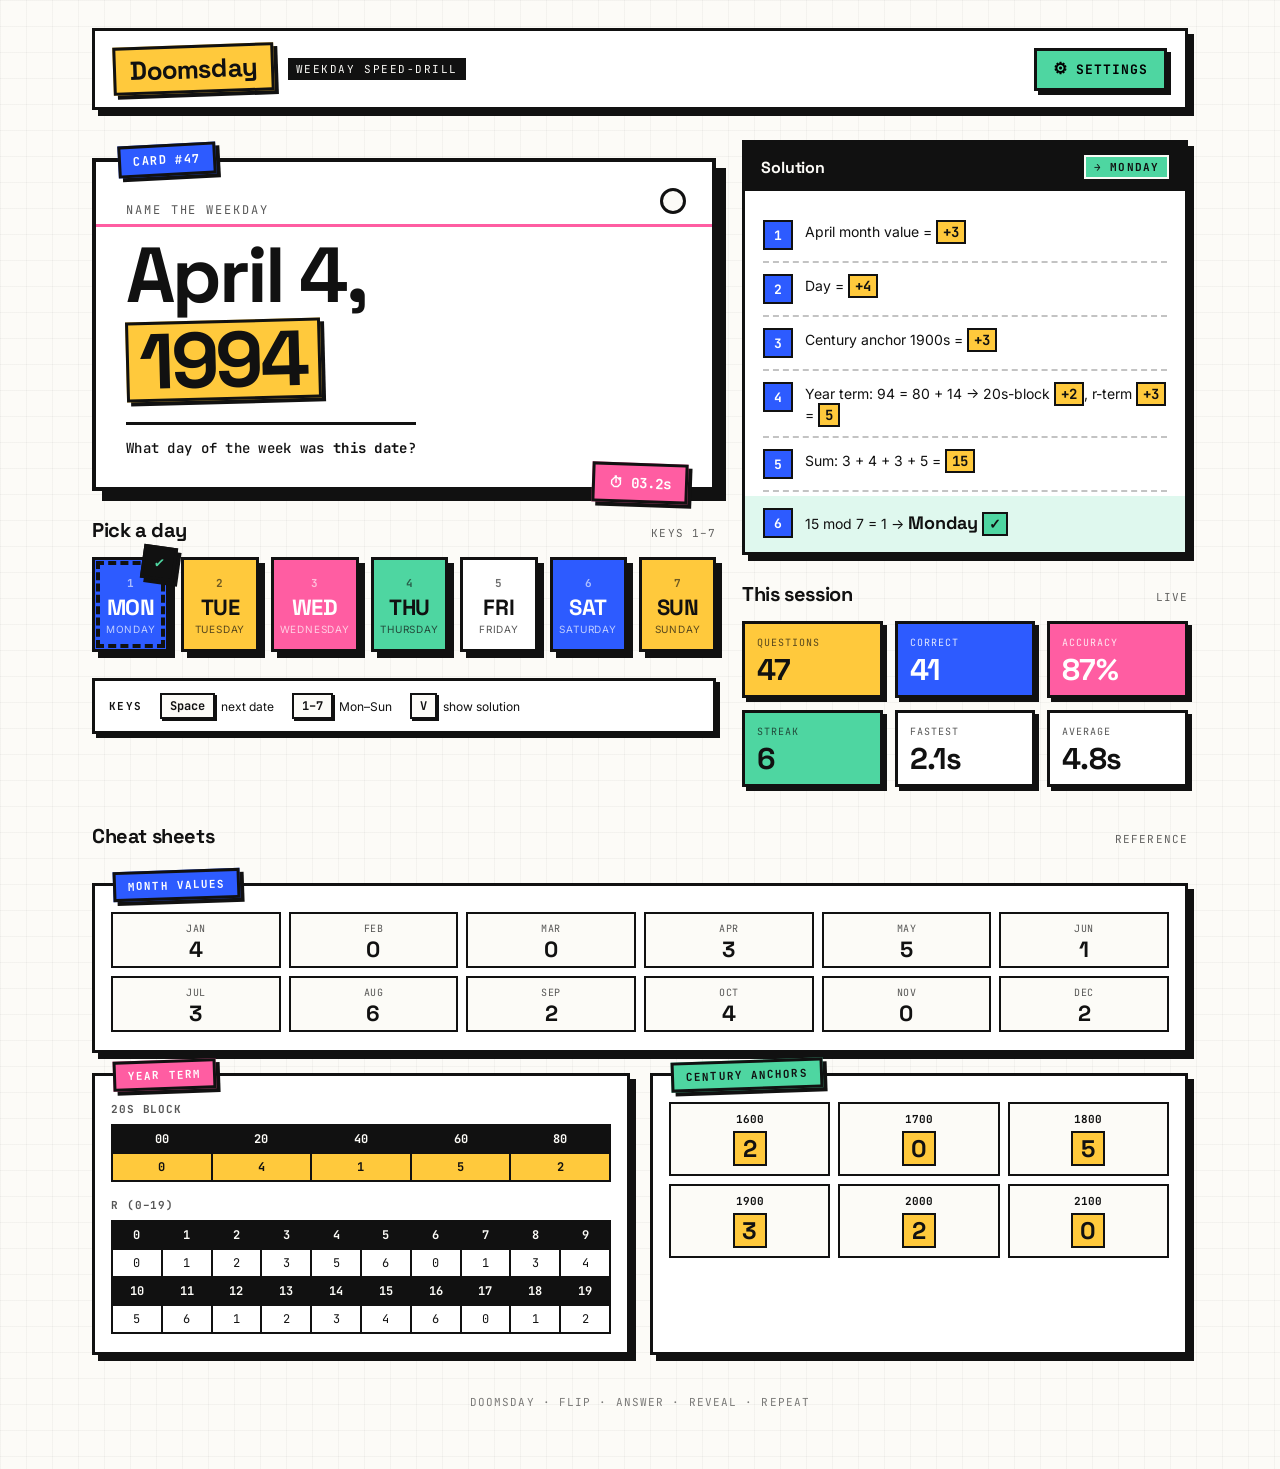
<file: mockups/design-3-brutalist.html>
<!DOCTYPE html>
<html lang="en">
<head>
<meta charset="UTF-8" />
<meta name="viewport" content="width=device-width, initial-scale=1.0" />
<title>Doomsday — Neo-Brutalist Flashcard</title>
<link rel="preconnect" href="https://fonts.googleapis.com" />
<link rel="preconnect" href="https://fonts.gstatic.com" crossorigin />
<link href="https://fonts.googleapis.com/css2?family=Space+Grotesk:wght@500;600;700&family=Inter:wght@400;500;600;700&family=JetBrains+Mono:wght@400;500;700&display=swap" rel="stylesheet" />
<style>
  :root {
    --paper: #FCFBF7;
    --ink: #111111;
    --blue: #2D5BFF;
    --sun: #FFC93C;
    --pink: #FF5DA2;
    --mint: #4ED6A1;
    --border: 3px solid #111111;
    --shadow: 6px 6px 0 #111111;
    --shadow-sm: 4px 4px 0 #111111;
    --shadow-lg: 10px 10px 0 #111111;
  }

  * { box-sizing: border-box; }

  html, body {
    margin: 0;
    padding: 0;
    background: var(--paper);
    color: var(--ink);
    font-family: "Inter", system-ui, sans-serif;
    /* faint grid so the paper reads as a physical card surface */
    background-image:
      linear-gradient(rgba(17,17,17,0.035) 1px, transparent 1px),
      linear-gradient(90deg, rgba(17,17,17,0.035) 1px, transparent 1px);
    background-size: 26px 26px;
  }

  .display { font-family: "Space Grotesk", sans-serif; }
  .mono { font-family: "JetBrains Mono", monospace; }

  .wrap {
    max-width: 1140px;
    margin: 0 auto;
    padding: 28px 22px 60px;
  }

  /* ---------- Header ---------- */
  header.topbar {
    display: flex;
    align-items: center;
    justify-content: space-between;
    gap: 16px;
    border: var(--border);
    background: #fff;
    box-shadow: var(--shadow);
    padding: 14px 18px;
    margin-bottom: 30px;
  }
  .brand {
    display: flex;
    align-items: center;
    gap: 14px;
  }
  .brand .logo {
    font-family: "Space Grotesk", sans-serif;
    font-weight: 700;
    font-size: 26px;
    letter-spacing: -0.03em;
    background: var(--sun);
    border: var(--border);
    padding: 4px 14px;
    box-shadow: var(--shadow-sm);
    transform: rotate(-2deg);
  }
  .brand .tag {
    font-family: "JetBrains Mono", monospace;
    font-size: 11px;
    text-transform: uppercase;
    letter-spacing: 0.14em;
    background: var(--ink);
    color: var(--paper);
    padding: 4px 8px;
  }
  .settings-btn {
    font-family: "JetBrains Mono", monospace;
    font-weight: 700;
    font-size: 13px;
    text-transform: uppercase;
    letter-spacing: 0.08em;
    background: var(--mint);
    border: var(--border);
    box-shadow: var(--shadow-sm);
    padding: 10px 16px;
    cursor: pointer;
    display: inline-flex;
    align-items: center;
    gap: 8px;
    transition: transform 0.05s ease, box-shadow 0.05s ease;
  }
  .settings-btn .gear { font-size: 16px; line-height: 1; }

  /* ---------- Layout ---------- */
  .grid {
    display: grid;
    grid-template-columns: 1.4fr 1fr;
    gap: 26px;
    align-items: start;
  }
  .col { display: flex; flex-direction: column; gap: 26px; }

  /* ---------- Index Card (signature) ---------- */
  .card-stage {
    position: relative;
    padding-top: 18px;
  }
  .index-card {
    position: relative;
    border: 4px solid var(--ink);
    background: #fff;
    box-shadow: var(--shadow-lg);
    padding: 34px 30px 30px;
  }
  /* ruled-card top line detail */
  .index-card::before {
    content: "";
    position: absolute;
    left: 0; right: 0;
    top: 62px;
    height: 3px;
    background: var(--pink);
  }
  .card-label {
    position: absolute;
    top: -18px;
    left: 22px;
    font-family: "JetBrains Mono", monospace;
    font-weight: 700;
    font-size: 12px;
    letter-spacing: 0.12em;
    text-transform: uppercase;
    background: var(--blue);
    color: #fff;
    border: var(--border);
    box-shadow: var(--shadow-sm);
    padding: 5px 12px;
    transform: rotate(-3deg);
  }
  .card-punch {
    position: absolute;
    top: 26px;
    right: 26px;
    width: 26px;
    height: 26px;
    border: 3px solid var(--ink);
    border-radius: 50%;
    background: var(--paper);
  }
  .card-kicker {
    font-family: "JetBrains Mono", monospace;
    font-size: 12px;
    letter-spacing: 0.16em;
    text-transform: uppercase;
    color: var(--ink);
    opacity: 0.7;
    margin: 6px 0 20px;
  }
  .card-date {
    font-family: "Space Grotesk", sans-serif;
    font-weight: 700;
    font-size: clamp(42px, 8vw, 78px);
    line-height: 0.95;
    letter-spacing: -0.04em;
    margin: 0;
  }
  .card-date .yr {
    display: inline-block;
    background: var(--sun);
    padding: 0 10px;
    border: var(--border);
    box-shadow: var(--shadow-sm);
    transform: rotate(-1.5deg);
    margin-top: 8px;
  }
  .card-q {
    margin-top: 22px;
    font-family: "JetBrains Mono", monospace;
    font-size: 14px;
    font-weight: 500;
    letter-spacing: 0.02em;
    display: inline-block;
    border-top: var(--border);
    padding-top: 14px;
  }
  .card-q b { font-weight: 700; }
  .timer-chip {
    position: absolute;
    bottom: -16px;
    right: 24px;
    font-family: "JetBrains Mono", monospace;
    font-weight: 700;
    font-size: 14px;
    background: var(--pink);
    color: #fff;
    border: var(--border);
    box-shadow: var(--shadow-sm);
    padding: 8px 14px;
    transform: rotate(2deg);
  }

  /* ---------- Weekday keys ---------- */
  .section-head {
    display: flex;
    align-items: baseline;
    justify-content: space-between;
    margin-bottom: 14px;
    gap: 10px;
    flex-wrap: wrap;
  }
  .section-head h2 {
    font-family: "Space Grotesk", sans-serif;
    font-weight: 700;
    font-size: 20px;
    letter-spacing: -0.02em;
    margin: 0;
  }
  .section-head .hint {
    font-family: "JetBrains Mono", monospace;
    font-size: 11px;
    text-transform: uppercase;
    letter-spacing: 0.1em;
    opacity: 0.65;
  }

  .keys {
    display: grid;
    grid-template-columns: repeat(7, 1fr);
    gap: 12px;
  }
  .key {
    position: relative;
    border: var(--border);
    box-shadow: var(--shadow);
    background: #fff;
    color: var(--ink);
    padding: 16px 6px 14px;
    cursor: pointer;
    text-align: center;
    transition: transform 0.05s ease, box-shadow 0.05s ease;
    font-family: "Space Grotesk", sans-serif;
  }
  .key .num {
    display: block;
    font-family: "JetBrains Mono", monospace;
    font-size: 11px;
    font-weight: 700;
    opacity: 0.6;
    margin-bottom: 6px;
  }
  .key .abbr {
    display: block;
    font-weight: 700;
    font-size: 22px;
    letter-spacing: -0.02em;
    line-height: 1;
  }
  .key .full {
    display: block;
    font-family: "Inter", sans-serif;
    font-size: 10px;
    text-transform: uppercase;
    letter-spacing: 0.08em;
    margin-top: 5px;
    opacity: 0.7;
  }
  .key:nth-child(7n+1) { background: var(--blue); color:#fff; }
  .key:nth-child(7n+2) { background: var(--sun); }
  .key:nth-child(7n+3) { background: var(--pink); color:#fff; }
  .key:nth-child(7n+4) { background: var(--mint); }
  .key:nth-child(7n+5) { background: #fff; }
  .key:nth-child(7n+6) { background: var(--blue); color:#fff; }
  .key:nth-child(7n+7) { background: var(--sun); }

  .key:hover { transform: translate(-1px,-1px); box-shadow: 8px 8px 0 var(--ink); }
  .key:active,
  .key.pressed {
    transform: translate(3px,3px);
    box-shadow: 2px 2px 0 var(--ink);
  }
  .key.correct {
    outline: 4px dashed var(--ink);
    outline-offset: -8px;
  }
  .key.correct::after {
    content: "✓";
    position: absolute;
    top: -14px; right: -10px;
    background: var(--ink);
    color: var(--mint);
    border: var(--border);
    width: 28px; height: 28px;
    display: grid; place-items: center;
    font-family: "JetBrains Mono", monospace;
    font-weight: 700;
    box-shadow: var(--shadow-sm);
    transform: rotate(8deg);
  }

  /* ---------- Solution ---------- */
  .panel {
    border: var(--border);
    background: #fff;
    box-shadow: var(--shadow);
  }
  .panel-title {
    display: flex;
    align-items: center;
    justify-content: space-between;
    gap: 10px;
    background: var(--ink);
    color: var(--paper);
    padding: 12px 16px;
    font-family: "Space Grotesk", sans-serif;
    font-weight: 700;
    letter-spacing: -0.01em;
    font-size: 16px;
  }
  .panel-title .badge {
    font-family: "JetBrains Mono", monospace;
    font-size: 11px;
    letter-spacing: 0.1em;
    background: var(--mint);
    color: var(--ink);
    padding: 3px 8px;
    border: 2px solid var(--paper);
  }
  .panel-body { padding: 18px 18px 20px; }

  .steps { list-style: none; margin: 0; padding: 0; counter-reset: s; }
  .steps li {
    counter-increment: s;
    display: grid;
    grid-template-columns: 30px 1fr;
    gap: 12px;
    align-items: start;
    padding: 11px 0;
    border-bottom: 2px dashed rgba(17,17,17,0.25);
  }
  .steps li:last-child { border-bottom: none; }
  .steps li::before {
    content: counter(s);
    font-family: "JetBrains Mono", monospace;
    font-weight: 700;
    font-size: 13px;
    color: #fff;
    background: var(--blue);
    border: 2px solid var(--ink);
    width: 26px; height: 26px;
    display: grid; place-items: center;
  }
  .steps .txt {
    font-size: 14px;
    line-height: 1.4;
    padding-top: 2px;
  }
  .steps .txt .v {
    font-family: "JetBrains Mono", monospace;
    font-weight: 700;
    background: var(--sun);
    padding: 1px 5px;
    border: 2px solid var(--ink);
  }
  .steps li.final .txt .v { background: var(--mint); }
  .steps li.final {
    background: rgba(78,214,161,0.18);
    margin: 4px -18px -20px;
    padding: 12px 18px 14px;
  }
  .answer-tag {
    font-family: "Space Grotesk", sans-serif;
    font-weight: 700;
    font-size: 18px;
  }

  /* ---------- Stats ---------- */
  .stats {
    display: grid;
    grid-template-columns: repeat(3, 1fr);
    gap: 12px;
  }
  .stat {
    border: var(--border);
    box-shadow: var(--shadow-sm);
    background: #fff;
    padding: 12px 12px 10px;
  }
  .stat .label {
    font-family: "JetBrains Mono", monospace;
    font-size: 10px;
    text-transform: uppercase;
    letter-spacing: 0.1em;
    opacity: 0.7;
  }
  .stat .val {
    font-family: "Space Grotesk", sans-serif;
    font-weight: 700;
    font-size: 30px;
    line-height: 1;
    letter-spacing: -0.03em;
    margin-top: 6px;
  }
  .stat.a { background: var(--sun); }
  .stat.b { background: var(--blue); color:#fff; }
  .stat.c { background: var(--pink); color:#fff; }
  .stat.d { background: var(--mint); }
  .stat.b .label, .stat.c .label { opacity: 0.85; }

  /* ---------- Shortcuts ---------- */
  .shortcuts {
    border: var(--border);
    background: #fff;
    box-shadow: var(--shadow-sm);
    padding: 12px 14px;
    display: flex;
    flex-wrap: wrap;
    gap: 10px 18px;
    align-items: center;
  }
  .shortcuts .lead {
    font-family: "JetBrains Mono", monospace;
    font-size: 11px;
    text-transform: uppercase;
    letter-spacing: 0.12em;
    font-weight: 700;
  }
  .kbd {
    font-family: "JetBrains Mono", monospace;
    font-weight: 700;
    font-size: 12px;
    border: 2px solid var(--ink);
    box-shadow: 2px 2px 0 var(--ink);
    background: var(--paper);
    padding: 3px 8px;
    margin-right: 6px;
  }
  .sc-item { font-size: 12px; display: inline-flex; align-items: center; }

  /* ---------- Cheat sheets ---------- */
  .cheats { display: grid; gap: 20px; margin-top: 30px; }
  .cheat-grid {
    display: grid;
    grid-template-columns: repeat(2, 1fr);
    gap: 20px;
  }
  .cheat {
    border: var(--border);
    background: #fff;
    box-shadow: var(--shadow);
    position: relative;
  }
  .cheat .tab {
    position: absolute;
    top: -16px; left: 18px;
    font-family: "JetBrains Mono", monospace;
    font-weight: 700;
    font-size: 11px;
    text-transform: uppercase;
    letter-spacing: 0.1em;
    border: var(--border);
    box-shadow: var(--shadow-sm);
    padding: 5px 12px;
    transform: rotate(-2deg);
  }
  .cheat.t1 .tab { background: var(--blue); color:#fff; }
  .cheat.t2 .tab { background: var(--pink); color:#fff; }
  .cheat.t3 .tab { background: var(--mint); }
  .cheat .inner { padding: 26px 16px 18px; }

  .month-grid {
    display: grid;
    grid-template-columns: repeat(6, 1fr);
    gap: 8px;
  }
  .mo {
    border: 2px solid var(--ink);
    text-align: center;
    padding: 8px 2px 6px;
    background: var(--paper);
  }
  .mo .m {
    font-family: "JetBrains Mono", monospace;
    font-size: 10px;
    text-transform: uppercase;
    letter-spacing: 0.06em;
    opacity: 0.7;
  }
  .mo .n {
    font-family: "Space Grotesk", sans-serif;
    font-weight: 700;
    font-size: 22px;
    line-height: 1;
    margin-top: 3px;
  }

  table.ref {
    width: 100%;
    border-collapse: collapse;
    font-family: "JetBrains Mono", monospace;
    font-size: 12px;
  }
  table.ref caption {
    text-align: left;
    font-size: 11px;
    text-transform: uppercase;
    letter-spacing: 0.08em;
    opacity: 0.7;
    margin-bottom: 8px;
    font-weight: 700;
  }
  table.ref th, table.ref td {
    border: 2px solid var(--ink);
    padding: 5px 6px;
    text-align: center;
  }
  table.ref th {
    background: var(--ink);
    color: var(--paper);
    font-weight: 700;
  }
  table.ref td.k { background: var(--sun); font-weight: 700; }
  .rterm-wrap { margin-top: 16px; }

  .cent-list {
    display: grid;
    grid-template-columns: repeat(3, 1fr);
    gap: 8px;
  }
  .cent {
    border: 2px solid var(--ink);
    text-align: center;
    padding: 8px 2px;
    background: var(--paper);
  }
  .cent .c {
    font-family: "JetBrains Mono", monospace;
    font-size: 11px;
    font-weight: 700;
  }
  .cent .cn {
    font-family: "Space Grotesk", sans-serif;
    font-weight: 700;
    font-size: 24px;
    background: var(--sun);
    display: inline-block;
    min-width: 34px;
    border: 2px solid var(--ink);
    margin-top: 5px;
  }

  footer.foot {
    margin-top: 40px;
    text-align: center;
    font-family: "JetBrains Mono", monospace;
    font-size: 11px;
    letter-spacing: 0.1em;
    text-transform: uppercase;
    opacity: 0.55;
  }

  /* ---------- Accessibility ---------- */
  :focus-visible {
    outline: 4px solid var(--ink);
    outline-offset: 3px;
  }
  .key:focus-visible { outline-color: #fff; outline-offset: -6px; }

  @media (prefers-reduced-motion: reduce) {
    * { transition: none !important; }
  }

  /* ---------- Responsive ---------- */
  @media (max-width: 900px) {
    .grid { grid-template-columns: 1fr; }
    .cheat-grid { grid-template-columns: 1fr; }
  }
  @media (max-width: 620px) {
    .keys { grid-template-columns: repeat(4, 1fr); }
    .stats { grid-template-columns: repeat(2, 1fr); }
    .month-grid { grid-template-columns: repeat(4, 1fr); }
    .cent-list { grid-template-columns: repeat(2, 1fr); }
    .card-date { font-size: clamp(34px, 12vw, 58px); }
  }
</style>
</head>
<body>
<div class="wrap">

  <!-- HEADER -->
  <header class="topbar">
    <div class="brand">
      <span class="logo display">Doomsday</span>
      <span class="tag mono">weekday speed-drill</span>
    </div>
    <button class="settings-btn" type="button" aria-label="Settings">
      <span class="gear" aria-hidden="true">⚙</span> Settings
    </button>
  </header>

  <!-- MAIN GRID -->
  <div class="grid">
    <!-- LEFT COLUMN -->
    <div class="col">

      <!-- SIGNATURE INDEX CARD -->
      <div class="card-stage">
        <div class="index-card">
          <span class="card-label mono">Card #47</span>
          <span class="card-punch" aria-hidden="true"></span>
          <div class="card-kicker">Name the weekday</div>
          <h1 class="card-date">April&nbsp;4,<br /><span class="yr">1994</span></h1>
          <div class="card-q mono">What day of the week was <b>this date</b>?</div>
          <span class="timer-chip mono" aria-hidden="true">⏱ 03.2s</span>
        </div>
      </div>

      <!-- WEEKDAY KEYS -->
      <section aria-label="Weekday answers">
        <div class="section-head">
          <h2 class="display">Pick a day</h2>
          <span class="hint mono">keys 1–7</span>
        </div>
        <div class="keys">
          <button class="key" type="button"><span class="num mono">1</span><span class="abbr">MON</span><span class="full">Monday</span></button>
          <button class="key" type="button"><span class="num mono">2</span><span class="abbr">TUE</span><span class="full">Tuesday</span></button>
          <button class="key" type="button"><span class="num mono">3</span><span class="abbr">WED</span><span class="full">Wednesday</span></button>
          <button class="key" type="button"><span class="num mono">4</span><span class="abbr">THU</span><span class="full">Thursday</span></button>
          <button class="key" type="button"><span class="num mono">5</span><span class="abbr">FRI</span><span class="full">Friday</span></button>
          <button class="key" type="button"><span class="num mono">6</span><span class="abbr">SAT</span><span class="full">Saturday</span></button>
          <button class="key" type="button"><span class="num mono">7</span><span class="abbr">SUN</span><span class="full">Sunday</span></button>
        </div>
      </section>

      <!-- SHORTCUTS -->
      <div class="shortcuts">
        <span class="lead mono">Keys</span>
        <span class="sc-item"><span class="kbd">Space</span> next date</span>
        <span class="sc-item"><span class="kbd">1–7</span> Mon–Sun</span>
        <span class="sc-item"><span class="kbd">V</span> show solution</span>
      </div>

    </div>

    <!-- RIGHT COLUMN -->
    <div class="col">

      <!-- SOLUTION -->
      <section class="panel" aria-label="Solution">
        <div class="panel-title display">
          Solution
          <span class="badge mono">→ MONDAY</span>
        </div>
        <div class="panel-body">
          <ol class="steps">
            <li><span class="txt">April month value = <span class="v">+3</span></span></li>
            <li><span class="txt">Day = <span class="v">+4</span></span></li>
            <li><span class="txt">Century anchor 1900s = <span class="v">+3</span></span></li>
            <li><span class="txt">Year term: 94 = 80 + 14 → 20s-block <span class="v">+2</span>, r-term <span class="v">+3</span> = <span class="v">5</span></span></li>
            <li><span class="txt">Sum: 3 + 4 + 3 + 5 = <span class="v">15</span></span></li>
            <li class="final"><span class="txt">15 mod 7 = 1 → <span class="answer-tag">Monday</span> <span class="v">✓</span></span></li>
          </ol>
        </div>
      </section>

      <!-- STATS -->
      <section aria-label="Session stats">
        <div class="section-head">
          <h2 class="display">This session</h2>
          <span class="hint mono">live</span>
        </div>
        <div class="stats">
          <div class="stat a"><div class="label mono">Questions</div><div class="val">47</div></div>
          <div class="stat b"><div class="label mono">Correct</div><div class="val">41</div></div>
          <div class="stat c"><div class="label mono">Accuracy</div><div class="val">87%</div></div>
          <div class="stat d"><div class="label mono">Streak</div><div class="val">6</div></div>
          <div class="stat"><div class="label mono">Fastest</div><div class="val">2.1s</div></div>
          <div class="stat"><div class="label mono">Average</div><div class="val">4.8s</div></div>
        </div>
      </section>

    </div>
  </div>

  <!-- CHEAT SHEETS -->
  <div class="cheats">
    <div class="section-head" style="margin-top:6px;">
      <h2 class="display">Cheat sheets</h2>
      <span class="hint mono">reference</span>
    </div>

    <!-- Month values -->
    <div class="cheat t1">
      <span class="tab mono">Month values</span>
      <div class="inner">
        <div class="month-grid">
          <div class="mo"><div class="m">Jan</div><div class="n">4</div></div>
          <div class="mo"><div class="m">Feb</div><div class="n">0</div></div>
          <div class="mo"><div class="m">Mar</div><div class="n">0</div></div>
          <div class="mo"><div class="m">Apr</div><div class="n">3</div></div>
          <div class="mo"><div class="m">May</div><div class="n">5</div></div>
          <div class="mo"><div class="m">Jun</div><div class="n">1</div></div>
          <div class="mo"><div class="m">Jul</div><div class="n">3</div></div>
          <div class="mo"><div class="m">Aug</div><div class="n">6</div></div>
          <div class="mo"><div class="m">Sep</div><div class="n">2</div></div>
          <div class="mo"><div class="m">Oct</div><div class="n">4</div></div>
          <div class="mo"><div class="m">Nov</div><div class="n">0</div></div>
          <div class="mo"><div class="m">Dec</div><div class="n">2</div></div>
        </div>
      </div>
    </div>

    <div class="cheat-grid">
      <!-- Year term -->
      <div class="cheat t2">
        <span class="tab mono">Year term</span>
        <div class="inner">
          <table class="ref">
            <caption>20s block</caption>
            <tr><th>00</th><th>20</th><th>40</th><th>60</th><th>80</th></tr>
            <tr><td class="k">0</td><td class="k">4</td><td class="k">1</td><td class="k">5</td><td class="k">2</td></tr>
          </table>
          <div class="rterm-wrap">
            <table class="ref">
              <caption>r (0–19)</caption>
              <tr><th>0</th><th>1</th><th>2</th><th>3</th><th>4</th><th>5</th><th>6</th><th>7</th><th>8</th><th>9</th></tr>
              <tr><td>0</td><td>1</td><td>2</td><td>3</td><td>5</td><td>6</td><td>0</td><td>1</td><td>3</td><td>4</td></tr>
              <tr><th>10</th><th>11</th><th>12</th><th>13</th><th>14</th><th>15</th><th>16</th><th>17</th><th>18</th><th>19</th></tr>
              <tr><td>5</td><td>6</td><td>1</td><td>2</td><td>3</td><td>4</td><td>6</td><td>0</td><td>1</td><td>2</td></tr>
            </table>
          </div>
        </div>
      </div>

      <!-- Century anchors -->
      <div class="cheat t3">
        <span class="tab mono">Century anchors</span>
        <div class="inner">
          <div class="cent-list">
            <div class="cent"><div class="c mono">1600</div><div class="cn">2</div></div>
            <div class="cent"><div class="c mono">1700</div><div class="cn">0</div></div>
            <div class="cent"><div class="c mono">1800</div><div class="cn">5</div></div>
            <div class="cent"><div class="c mono">1900</div><div class="cn">3</div></div>
            <div class="cent"><div class="c mono">2000</div><div class="cn">2</div></div>
            <div class="cent"><div class="c mono">2100</div><div class="cn">0</div></div>
          </div>
        </div>
      </div>
    </div>
  </div>

  <footer class="foot">Doomsday · flip · answer · reveal · repeat</footer>

</div>

<script>
  // Static-first: correct answer is pre-marked so the "solved" state shows on load.
  (function () {
    var keys = Array.prototype.slice.call(document.querySelectorAll('.key'));
    var MON = keys[0];
    if (MON) MON.classList.add('correct'); // April 4, 1994 => Monday

    // Press feedback for keyboard 1-7 (visible press states, no logic beyond demo).
    var map = { '1':0,'2':1,'3':2,'4':3,'5':4,'6':5,'7':6 };
    document.addEventListener('keydown', function (e) {
      var idx = map[e.key];
      if (idx != null && keys[idx]) {
        var k = keys[idx];
        k.classList.add('pressed');
        setTimeout(function(){ k.classList.remove('pressed'); }, 120);
      }
    });

    keys.forEach(function (k) {
      k.addEventListener('mousedown', function () { k.classList.add('pressed'); });
      ['mouseup','mouseleave','blur'].forEach(function (ev) {
        k.addEventListener(ev, function () { k.classList.remove('pressed'); });
      });
    });
  })();
</script>
</body>
</html>
</file>
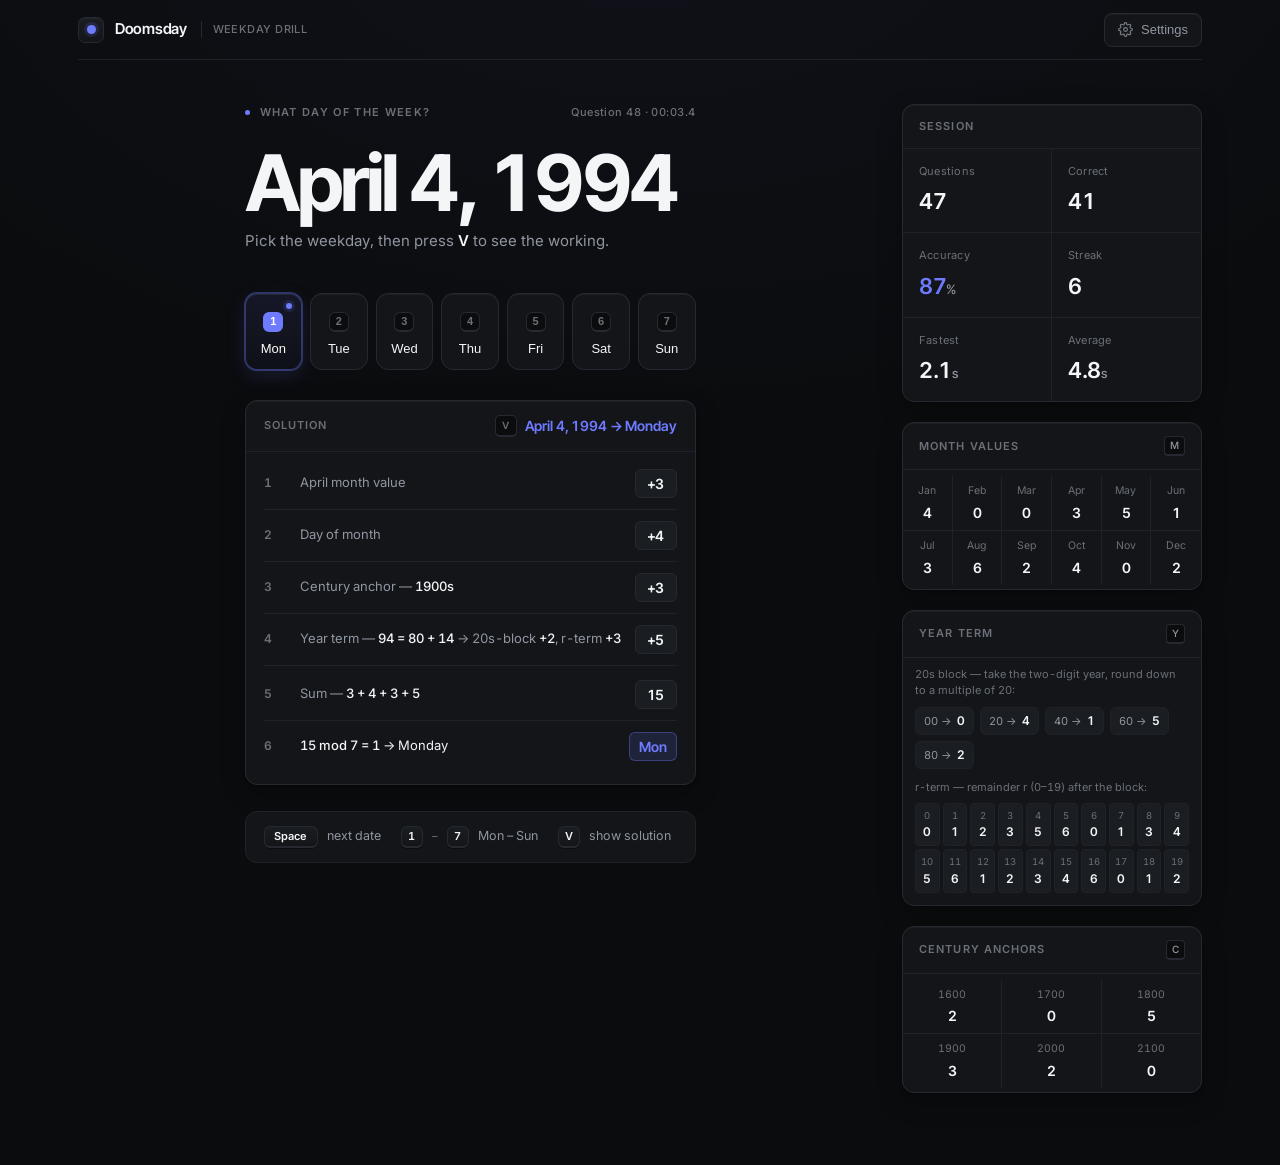
<file: mockups/design-4-product.html>
<!DOCTYPE html>
<html lang="en">
<head>
<meta charset="UTF-8" />
<meta name="viewport" content="width=device-width, initial-scale=1.0" />
<title>Doomsday — Weekday Speed Drill</title>
<link rel="preconnect" href="https://fonts.googleapis.com" />
<link rel="preconnect" href="https://fonts.gstatic.com" crossorigin />
<link href="https://fonts.googleapis.com/css2?family=Inter:wght@400;500;600&family=Inter+Tight:wght@500;600;700&display=swap" rel="stylesheet" />
<style>
  :root {
    --base: #0B0C0E;
    --surface-1: #131519;
    --surface-2: #1A1D22;
    --border: #262A30;
    --border-soft: #1F2329;
    --text: #F4F5F7;
    --muted: #9096A0;
    --muted-dim: #6B7078;
    --accent: #6E7BFF;
    --accent-dim: rgba(110, 123, 255, 0.14);
    --accent-line: rgba(110, 123, 255, 0.35);
    --hi: rgba(255, 255, 255, 0.04);
    --shadow: 0 1px 2px rgba(0,0,0,.3), 0 8px 24px rgba(0,0,0,.28);
    --radius: 12px;
    --radius-sm: 8px;
    --ease: cubic-bezier(.2,.6,.2,1);
  }

  * { box-sizing: border-box; }

  html, body { margin: 0; padding: 0; }

  body {
    background: var(--base);
    color: var(--text);
    font-family: "Inter", system-ui, -apple-system, sans-serif;
    font-size: 14px;
    line-height: 1.5;
    -webkit-font-smoothing: antialiased;
    text-rendering: optimizeLegibility;
    font-variant-numeric: tabular-nums;
    /* very subtle top vignette, not a big glow */
    background-image: radial-gradient(120% 80% at 50% -10%, rgba(110,123,255,.05), transparent 60%);
    background-repeat: no-repeat;
  }

  .tabnum { font-variant-numeric: tabular-nums; }

  /* ---------- App shell ---------- */
  .app {
    max-width: 1180px;
    margin: 0 auto;
    padding: 0 28px 72px;
  }

  header.topbar {
    display: flex;
    align-items: center;
    justify-content: space-between;
    height: 60px;
    border-bottom: 1px solid var(--border-soft);
    margin-bottom: 44px;
  }

  .brand {
    display: flex;
    align-items: center;
    gap: 11px;
    font-family: "Inter Tight", sans-serif;
    font-weight: 600;
    font-size: 15px;
    letter-spacing: -0.02em;
  }
  .brand .glyph {
    width: 26px; height: 26px;
    border-radius: 7px;
    background: linear-gradient(180deg, var(--surface-2), var(--surface-1));
    border: 1px solid var(--border);
    box-shadow: inset 0 1px 0 var(--hi);
    display: grid; place-items: center;
    position: relative;
  }
  .brand .glyph::after {
    content: "";
    width: 9px; height: 9px;
    border-radius: 50%;
    background: var(--accent);
    box-shadow: 0 0 0 3px var(--accent-dim);
  }
  .brand .tag {
    color: var(--muted-dim);
    font-family: "Inter", sans-serif;
    font-weight: 500;
    font-size: 11px;
    letter-spacing: .04em;
    text-transform: uppercase;
    padding-left: 11px;
    margin-left: 3px;
    border-left: 1px solid var(--border);
  }

  .settings-btn {
    display: inline-flex;
    align-items: center;
    gap: 8px;
    height: 34px;
    padding: 0 13px;
    background: var(--surface-1);
    border: 1px solid var(--border);
    border-radius: var(--radius-sm);
    box-shadow: inset 0 1px 0 var(--hi);
    color: var(--muted);
    font-size: 13px;
    font-weight: 500;
    cursor: pointer;
    transition: color .12s var(--ease), border-color .12s var(--ease), background .12s var(--ease);
  }
  .settings-btn:hover { color: var(--text); border-color: #333842; background: var(--surface-2); }
  .settings-btn svg { width: 15px; height: 15px; opacity: .85; }
  .settings-btn:focus-visible { outline: 2px solid var(--accent); outline-offset: 2px; }

  /* ---------- Layout grid ---------- */
  .grid {
    display: grid;
    grid-template-columns: minmax(0, 1fr) 300px;
    gap: 40px;
    align-items: start;
  }

  /* ---------- Drill column ---------- */
  .drill { max-width: 640px; margin: 0 auto; }

  .prompt-eyebrow {
    display: flex;
    align-items: center;
    gap: 10px;
    color: var(--muted-dim);
    font-size: 11px;
    font-weight: 600;
    letter-spacing: .12em;
    text-transform: uppercase;
    margin-bottom: 22px;
  }
  .prompt-eyebrow .dot { width: 5px; height: 5px; border-radius: 50%; background: var(--accent); }
  .prompt-eyebrow .qn { margin-left: auto; letter-spacing: .04em; color: var(--muted-dim); text-transform: none; font-weight: 500; }

  .date-headline {
    font-family: "Inter Tight", sans-serif;
    font-weight: 700;
    font-size: clamp(44px, 8vw, 78px);
    line-height: 1.02;
    letter-spacing: -0.045em;
    margin: 0 0 8px;
  }
  .date-sub {
    color: var(--muted);
    font-size: 15px;
    margin: 0 0 40px;
  }
  .date-sub b { color: var(--text); font-weight: 600; }

  /* ---------- Weekday buttons ---------- */
  .weekdays {
    display: grid;
    grid-template-columns: repeat(7, 1fr);
    gap: 8px;
    margin-bottom: 14px;
  }
  .wd {
    position: relative;
    display: flex;
    flex-direction: column;
    align-items: center;
    justify-content: center;
    gap: 9px;
    padding: 18px 6px 13px;
    background: var(--surface-1);
    border: 1px solid var(--border);
    border-radius: var(--radius);
    box-shadow: inset 0 1px 0 var(--hi);
    color: var(--text);
    font-size: 13px;
    font-weight: 500;
    cursor: pointer;
    transition: transform .12s var(--ease), border-color .12s var(--ease), background .12s var(--ease), color .12s var(--ease);
  }
  .wd:hover { border-color: #363c46; background: var(--surface-2); transform: translateY(-1px); }
  .wd:focus-visible { outline: 2px solid var(--accent); outline-offset: 2px; }
  .wd .num {
    font-size: 11px;
    font-weight: 600;
    color: var(--muted-dim);
    min-width: 20px; height: 20px;
    display: grid; place-items: center;
    background: var(--base);
    border: 1px solid var(--border);
    border-bottom-width: 2px;
    border-radius: 6px;
    transition: color .12s var(--ease), border-color .12s var(--ease);
  }
  .wd:hover .num { color: var(--muted); }
  .wd.correct {
    border-color: var(--accent-line);
    background: linear-gradient(180deg, rgba(110,123,255,.10), rgba(110,123,255,.04));
    color: #fff;
    box-shadow: inset 0 1px 0 rgba(255,255,255,.06), 0 0 0 1px var(--accent-line), 0 6px 20px rgba(110,123,255,.14);
  }
  .wd.correct .num {
    color: #fff;
    background: var(--accent);
    border-color: var(--accent);
  }
  .wd.correct::before {
    content: "";
    position: absolute;
    top: 9px; right: 9px;
    width: 6px; height: 6px;
    border-radius: 50%;
    background: var(--accent);
    box-shadow: 0 0 0 3px var(--accent-dim);
  }
  .wd .full { display: inline; }
  .wd .abbr { display: none; }

  /* ---------- Solution panel ---------- */
  .solution {
    margin-top: 30px;
    background: var(--surface-1);
    border: 1px solid var(--border);
    border-radius: var(--radius);
    box-shadow: inset 0 1px 0 var(--hi), var(--shadow);
    overflow: hidden;
  }
  .solution-head {
    display: flex;
    align-items: center;
    gap: 10px;
    padding: 14px 18px;
    border-bottom: 1px solid var(--border-soft);
  }
  .solution-head .lbl {
    font-size: 11px; font-weight: 600; letter-spacing: .1em; text-transform: uppercase; color: var(--muted-dim);
  }
  .solution-head .result {
    margin-left: auto;
    display: inline-flex; align-items: center; gap: 8px;
    font-family: "Inter Tight", sans-serif;
    font-weight: 600; font-size: 14px; letter-spacing: -0.01em;
    color: var(--accent);
  }
  .solution-head .result .chip-v {
    font-family: "Inter", sans-serif;
    font-size: 10px; font-weight: 600; letter-spacing: .02em;
    color: var(--muted-dim);
    border: 1px solid var(--border); border-bottom-width: 2px;
    background: var(--base);
    border-radius: 5px; padding: 2px 6px;
  }

  .steps { padding: 6px 18px 12px; }
  .step {
    display: grid;
    grid-template-columns: 22px 1fr auto;
    align-items: center;
    gap: 14px;
    padding: 11px 0;
    border-bottom: 1px solid var(--border-soft);
  }
  .step:last-child { border-bottom: none; }
  .step .idx { color: var(--muted-dim); font-size: 12px; font-weight: 600; }
  .step .desc { color: var(--muted); font-size: 13px; }
  .step .desc b { color: var(--text); font-weight: 500; }
  .step .val {
    font-family: "Inter Tight", sans-serif;
    font-weight: 600; font-size: 14px;
    letter-spacing: -0.01em;
    color: var(--text);
    background: var(--surface-2);
    border: 1px solid var(--border);
    border-radius: 6px;
    padding: 3px 9px;
    min-width: 42px; text-align: center;
  }
  .step.total { padding-top: 14px; }
  .step.total .desc b { color: var(--text); }
  .step.final .val { color: var(--accent); border-color: var(--accent-line); background: var(--accent-dim); }
  .step.final .desc { color: var(--text); }

  /* ---------- Shortcuts row ---------- */
  .shortcuts {
    display: flex;
    flex-wrap: wrap;
    align-items: center;
    gap: 20px;
    margin-top: 26px;
    padding: 14px 18px;
    background: var(--surface-1);
    border: 1px solid var(--border-soft);
    border-radius: var(--radius);
    color: var(--muted);
    font-size: 12.5px;
  }
  .sc { display: inline-flex; align-items: center; gap: 9px; }
  .keycap {
    display: inline-grid; place-items: center;
    min-width: 22px; height: 22px;
    padding: 0 6px;
    font-family: "Inter", sans-serif;
    font-size: 11px; font-weight: 600;
    color: var(--text);
    background: linear-gradient(180deg, var(--surface-2), var(--surface-1));
    border: 1px solid var(--border);
    border-bottom-width: 2px;
    border-radius: 6px;
    box-shadow: 0 1px 0 rgba(0,0,0,.4);
  }
  .keycap.wide { min-width: 54px; }
  .sc .plus { color: var(--muted-dim); font-size: 11px; }

  /* ---------- Sidebar ---------- */
  aside { display: flex; flex-direction: column; gap: 20px; position: sticky; top: 24px; }

  .panel {
    background: var(--surface-1);
    border: 1px solid var(--border);
    border-radius: var(--radius);
    box-shadow: inset 0 1px 0 var(--hi), var(--shadow);
    overflow: hidden;
  }
  .panel-head {
    display: flex; align-items: center; gap: 8px;
    padding: 13px 16px;
    border-bottom: 1px solid var(--border-soft);
    font-size: 11px; font-weight: 600; letter-spacing: .1em; text-transform: uppercase; color: var(--muted-dim);
  }
  .panel-head .pop {
    margin-left: auto;
    font-size: 10px; font-weight: 500; letter-spacing: .02em; text-transform: none;
    color: var(--muted-dim);
    display: inline-flex; align-items: center; gap: 5px;
  }
  .panel-head .pop .kk {
    border: 1px solid var(--border); border-bottom-width: 2px;
    background: var(--base); border-radius: 4px; padding: 1px 5px; color: var(--muted);
  }

  /* Stats */
  .stats-grid {
    display: grid;
    grid-template-columns: 1fr 1fr;
  }
  .stat {
    padding: 14px 16px;
    border-bottom: 1px solid var(--border-soft);
  }
  .stat:nth-child(odd) { border-right: 1px solid var(--border-soft); }
  .stat:nth-last-child(-n+2) { border-bottom: none; }
  .stat .k { font-size: 11px; color: var(--muted-dim); letter-spacing: .02em; margin-bottom: 6px; }
  .stat .v {
    font-family: "Inter Tight", sans-serif;
    font-weight: 600; font-size: 22px; letter-spacing: -0.02em;
    color: var(--text);
  }
  .stat .v small { font-size: 13px; color: var(--muted); font-weight: 500; letter-spacing: 0; }
  .stat.accent .v { color: var(--accent); }

  /* Cheat sheets */
  .cheat { padding: 6px 0 4px; }
  .cheat-row {
    display: grid;
    grid-auto-flow: column;
    grid-auto-columns: 1fr;
    text-align: center;
    border-bottom: 1px solid var(--border-soft);
  }
  .cheat-row:last-child { border-bottom: none; }
  .cheat-cell { padding: 7px 2px; border-right: 1px solid var(--border-soft); }
  .cheat-cell:last-child { border-right: none; }
  .cheat-cell .lab { font-size: 10.5px; color: var(--muted-dim); margin-bottom: 3px; }
  .cheat-cell .num {
    font-family: "Inter Tight", sans-serif;
    font-weight: 600; font-size: 14px; color: var(--text); letter-spacing: -0.01em;
  }

  .cheat-scroll { padding: 8px 12px 12px; }
  .cheat-scroll .cheat-note {
    font-size: 11px; color: var(--muted-dim); margin: 0 0 8px; line-height: 1.5;
  }
  .rgrid {
    display: grid;
    grid-template-columns: repeat(10, 1fr);
    gap: 3px;
  }
  .rgrid .cell {
    text-align: center;
    background: var(--surface-2);
    border: 1px solid var(--border-soft);
    border-radius: 4px;
    padding: 5px 0 4px;
  }
  .rgrid .cell .r { font-size: 9.5px; color: var(--muted-dim); }
  .rgrid .cell .rv { font-family: "Inter Tight", sans-serif; font-weight: 600; font-size: 12px; color: var(--text); }

  .blockrow { display: flex; gap: 6px; flex-wrap: wrap; margin-bottom: 10px; }
  .blockrow .bchip {
    display: inline-flex; align-items: baseline; gap: 5px;
    padding: 4px 8px;
    background: var(--surface-2);
    border: 1px solid var(--border-soft);
    border-radius: 6px;
    font-size: 11px; color: var(--muted);
  }
  .blockrow .bchip b { font-family: "Inter Tight", sans-serif; color: var(--text); font-weight: 600; font-size: 12px; }

  /* Reduced motion */
  @media (prefers-reduced-motion: reduce) {
    * { transition: none !important; animation: none !important; }
  }

  /* ---------- Responsive ---------- */
  @media (max-width: 960px) {
    .grid { grid-template-columns: 1fr; gap: 32px; }
    aside { position: static; }
    .drill { max-width: 100%; }
  }

  @media (max-width: 560px) {
    .app { padding: 0 16px 48px; }
    .weekdays { grid-template-columns: repeat(7, 1fr); gap: 5px; }
    .wd { padding: 12px 2px 10px; font-size: 11px; }
    .wd .full { display: none; }
    .wd .abbr { display: inline; }
    .wd .num { min-width: 18px; height: 18px; }
    .shortcuts { gap: 12px; }
    .brand .tag { display: none; }
    .stat .v { font-size: 19px; }
    .rgrid { grid-template-columns: repeat(5, 1fr); }
  }
</style>
</head>
<body>
  <div class="app">
    <header class="topbar">
      <div class="brand">
        <span class="glyph" aria-hidden="true"></span>
        Doomsday
        <span class="tag">Weekday Drill</span>
      </div>
      <button class="settings-btn" type="button" aria-label="Settings">
        <svg viewBox="0 0 24 24" fill="none" stroke="currentColor" stroke-width="1.8" stroke-linecap="round" stroke-linejoin="round" aria-hidden="true">
          <circle cx="12" cy="12" r="3"/>
          <path d="M19.4 15a1.65 1.65 0 0 0 .33 1.82l.06.06a2 2 0 1 1-2.83 2.83l-.06-.06a1.65 1.65 0 0 0-1.82-.33 1.65 1.65 0 0 0-1 1.51V21a2 2 0 0 1-4 0v-.09A1.65 1.65 0 0 0 9 19.4a1.65 1.65 0 0 0-1.82.33l-.06.06a2 2 0 1 1-2.83-2.83l.06-.06a1.65 1.65 0 0 0 .33-1.82 1.65 1.65 0 0 0-1.51-1H3a2 2 0 0 1 0-4h.09A1.65 1.65 0 0 0 4.6 9a1.65 1.65 0 0 0-.33-1.82l-.06-.06a2 2 0 1 1 2.83-2.83l.06.06a1.65 1.65 0 0 0 1.82.33H9a1.65 1.65 0 0 0 1-1.51V3a2 2 0 0 1 4 0v.09a1.65 1.65 0 0 0 1 1.51 1.65 1.65 0 0 0 1.82-.33l.06-.06a2 2 0 1 1 2.83 2.83l-.06.06a1.65 1.65 0 0 0-.33 1.82V9a1.65 1.65 0 0 0 1.51 1H21a2 2 0 0 1 0 4h-.09a1.65 1.65 0 0 0-1.51 1z"/>
        </svg>
        Settings
      </button>
    </header>

    <div class="grid">
      <!-- ================= DRILL ================= -->
      <main class="drill">
        <div class="prompt-eyebrow">
          <span class="dot" aria-hidden="true"></span>
          What day of the week?
          <span class="qn">Question 48 · <span class="tabnum">00:03.4</span></span>
        </div>

        <h1 class="date-headline">April 4, 1994</h1>
        <p class="date-sub">Pick the weekday, then press <b>V</b> to see the working.</p>

        <div class="weekdays" role="group" aria-label="Weekday answers">
          <button class="wd" type="button"><span class="num">1</span><span class="full">Mon</span><span class="abbr">M</span></button>
          <button class="wd" type="button"><span class="num">2</span><span class="full">Tue</span><span class="abbr">T</span></button>
          <button class="wd" type="button"><span class="num">3</span><span class="full">Wed</span><span class="abbr">W</span></button>
          <button class="wd" type="button"><span class="num">4</span><span class="full">Thu</span><span class="abbr">T</span></button>
          <button class="wd" type="button"><span class="num">5</span><span class="full">Fri</span><span class="abbr">F</span></button>
          <button class="wd" type="button"><span class="num">6</span><span class="full">Sat</span><span class="abbr">S</span></button>
          <button class="wd" type="button"><span class="num">7</span><span class="full">Sun</span><span class="abbr">S</span></button>
        </div>

        <!-- Solution -->
        <section class="solution" aria-label="Worked solution">
          <div class="solution-head">
            <span class="lbl">Solution</span>
            <span class="result">
              <span class="chip-v">V</span>
              April 4, 1994 → Monday
            </span>
          </div>
          <div class="steps">
            <div class="step">
              <span class="idx tabnum">1</span>
              <span class="desc">April month value</span>
              <span class="val">+3</span>
            </div>
            <div class="step">
              <span class="idx tabnum">2</span>
              <span class="desc">Day of month</span>
              <span class="val">+4</span>
            </div>
            <div class="step">
              <span class="idx tabnum">3</span>
              <span class="desc">Century anchor — <b>1900s</b></span>
              <span class="val">+3</span>
            </div>
            <div class="step">
              <span class="idx tabnum">4</span>
              <span class="desc">Year term — <b>94 = 80 + 14</b> → 20s-block <b>+2</b>, r-term <b>+3</b></span>
              <span class="val">+5</span>
            </div>
            <div class="step total">
              <span class="idx tabnum">5</span>
              <span class="desc">Sum — <b>3 + 4 + 3 + 5</b></span>
              <span class="val">15</span>
            </div>
            <div class="step final">
              <span class="idx tabnum">6</span>
              <span class="desc"><b>15 mod 7 = 1</b> → Monday</span>
              <span class="val">Mon</span>
            </div>
          </div>
        </section>

        <!-- Shortcuts -->
        <div class="shortcuts" aria-label="Keyboard shortcuts">
          <span class="sc"><span class="keycap wide">Space</span> next date</span>
          <span class="sc"><span class="keycap">1</span><span class="plus">–</span><span class="keycap">7</span> Mon – Sun</span>
          <span class="sc"><span class="keycap">V</span> show solution</span>
        </div>
      </main>

      <!-- ================= SIDEBAR ================= -->
      <aside>
        <!-- Stats -->
        <div class="panel">
          <div class="panel-head">Session</div>
          <div class="stats-grid">
            <div class="stat">
              <div class="k">Questions</div>
              <div class="v tabnum">47</div>
            </div>
            <div class="stat">
              <div class="k">Correct</div>
              <div class="v tabnum">41</div>
            </div>
            <div class="stat accent">
              <div class="k">Accuracy</div>
              <div class="v tabnum">87<small>%</small></div>
            </div>
            <div class="stat">
              <div class="k">Streak</div>
              <div class="v tabnum">6</div>
            </div>
            <div class="stat">
              <div class="k">Fastest</div>
              <div class="v tabnum">2.1<small>s</small></div>
            </div>
            <div class="stat">
              <div class="k">Average</div>
              <div class="v tabnum">4.8<small>s</small></div>
            </div>
          </div>
        </div>

        <!-- Month values -->
        <div class="panel">
          <div class="panel-head">
            Month values
            <span class="pop"><span class="kk">M</span></span>
          </div>
          <div class="cheat">
            <div class="cheat-row">
              <div class="cheat-cell"><div class="lab">Jan</div><div class="num">4</div></div>
              <div class="cheat-cell"><div class="lab">Feb</div><div class="num">0</div></div>
              <div class="cheat-cell"><div class="lab">Mar</div><div class="num">0</div></div>
              <div class="cheat-cell"><div class="lab">Apr</div><div class="num">3</div></div>
              <div class="cheat-cell"><div class="lab">May</div><div class="num">5</div></div>
              <div class="cheat-cell"><div class="lab">Jun</div><div class="num">1</div></div>
            </div>
            <div class="cheat-row">
              <div class="cheat-cell"><div class="lab">Jul</div><div class="num">3</div></div>
              <div class="cheat-cell"><div class="lab">Aug</div><div class="num">6</div></div>
              <div class="cheat-cell"><div class="lab">Sep</div><div class="num">2</div></div>
              <div class="cheat-cell"><div class="lab">Oct</div><div class="num">4</div></div>
              <div class="cheat-cell"><div class="lab">Nov</div><div class="num">0</div></div>
              <div class="cheat-cell"><div class="lab">Dec</div><div class="num">2</div></div>
            </div>
          </div>
        </div>

        <!-- Year term -->
        <div class="panel">
          <div class="panel-head">
            Year term
            <span class="pop"><span class="kk">Y</span></span>
          </div>
          <div class="cheat-scroll">
            <p class="cheat-note">20s block — take the two-digit year, round down to a multiple of 20:</p>
            <div class="blockrow">
              <span class="bchip">00 → <b>0</b></span>
              <span class="bchip">20 → <b>4</b></span>
              <span class="bchip">40 → <b>1</b></span>
              <span class="bchip">60 → <b>5</b></span>
              <span class="bchip">80 → <b>2</b></span>
            </div>
            <p class="cheat-note">r-term — remainder r (0–19) after the block:</p>
            <div class="rgrid">
              <div class="cell"><div class="r">0</div><div class="rv">0</div></div>
              <div class="cell"><div class="r">1</div><div class="rv">1</div></div>
              <div class="cell"><div class="r">2</div><div class="rv">2</div></div>
              <div class="cell"><div class="r">3</div><div class="rv">3</div></div>
              <div class="cell"><div class="r">4</div><div class="rv">5</div></div>
              <div class="cell"><div class="r">5</div><div class="rv">6</div></div>
              <div class="cell"><div class="r">6</div><div class="rv">0</div></div>
              <div class="cell"><div class="r">7</div><div class="rv">1</div></div>
              <div class="cell"><div class="r">8</div><div class="rv">3</div></div>
              <div class="cell"><div class="r">9</div><div class="rv">4</div></div>
              <div class="cell"><div class="r">10</div><div class="rv">5</div></div>
              <div class="cell"><div class="r">11</div><div class="rv">6</div></div>
              <div class="cell"><div class="r">12</div><div class="rv">1</div></div>
              <div class="cell"><div class="r">13</div><div class="rv">2</div></div>
              <div class="cell"><div class="r">14</div><div class="rv">3</div></div>
              <div class="cell"><div class="r">15</div><div class="rv">4</div></div>
              <div class="cell"><div class="r">16</div><div class="rv">6</div></div>
              <div class="cell"><div class="r">17</div><div class="rv">0</div></div>
              <div class="cell"><div class="r">18</div><div class="rv">1</div></div>
              <div class="cell"><div class="r">19</div><div class="rv">2</div></div>
            </div>
          </div>
        </div>

        <!-- Century anchors -->
        <div class="panel">
          <div class="panel-head">
            Century anchors
            <span class="pop"><span class="kk">C</span></span>
          </div>
          <div class="cheat">
            <div class="cheat-row">
              <div class="cheat-cell"><div class="lab">1600</div><div class="num">2</div></div>
              <div class="cheat-cell"><div class="lab">1700</div><div class="num">0</div></div>
              <div class="cheat-cell"><div class="lab">1800</div><div class="num">5</div></div>
            </div>
            <div class="cheat-row">
              <div class="cheat-cell"><div class="lab">1900</div><div class="num">3</div></div>
              <div class="cheat-cell"><div class="lab">2000</div><div class="num">2</div></div>
              <div class="cheat-cell"><div class="lab">2100</div><div class="num">0</div></div>
            </div>
          </div>
        </div>
      </aside>
    </div>
  </div>

  <script>
    // Static-first: the correct answer + solution are already visible on load.
    // This only adds the light "picked" affordance for the comp; no interaction required to see the full look.
    (function () {
      var buttons = document.querySelectorAll('.wd');
      // Pre-mark Monday as the correct/selected answer so the comp renders complete.
      if (buttons[0]) buttons[0].classList.add('correct');
      buttons.forEach(function (b, i) {
        b.addEventListener('click', function () {
          buttons.forEach(function (x) { x.classList.remove('correct'); });
          buttons[0].classList.add('correct');
          if (i !== 0) b.classList.add('shake');
        });
      });
    })();
  </script>
</body>
</html>
</file>
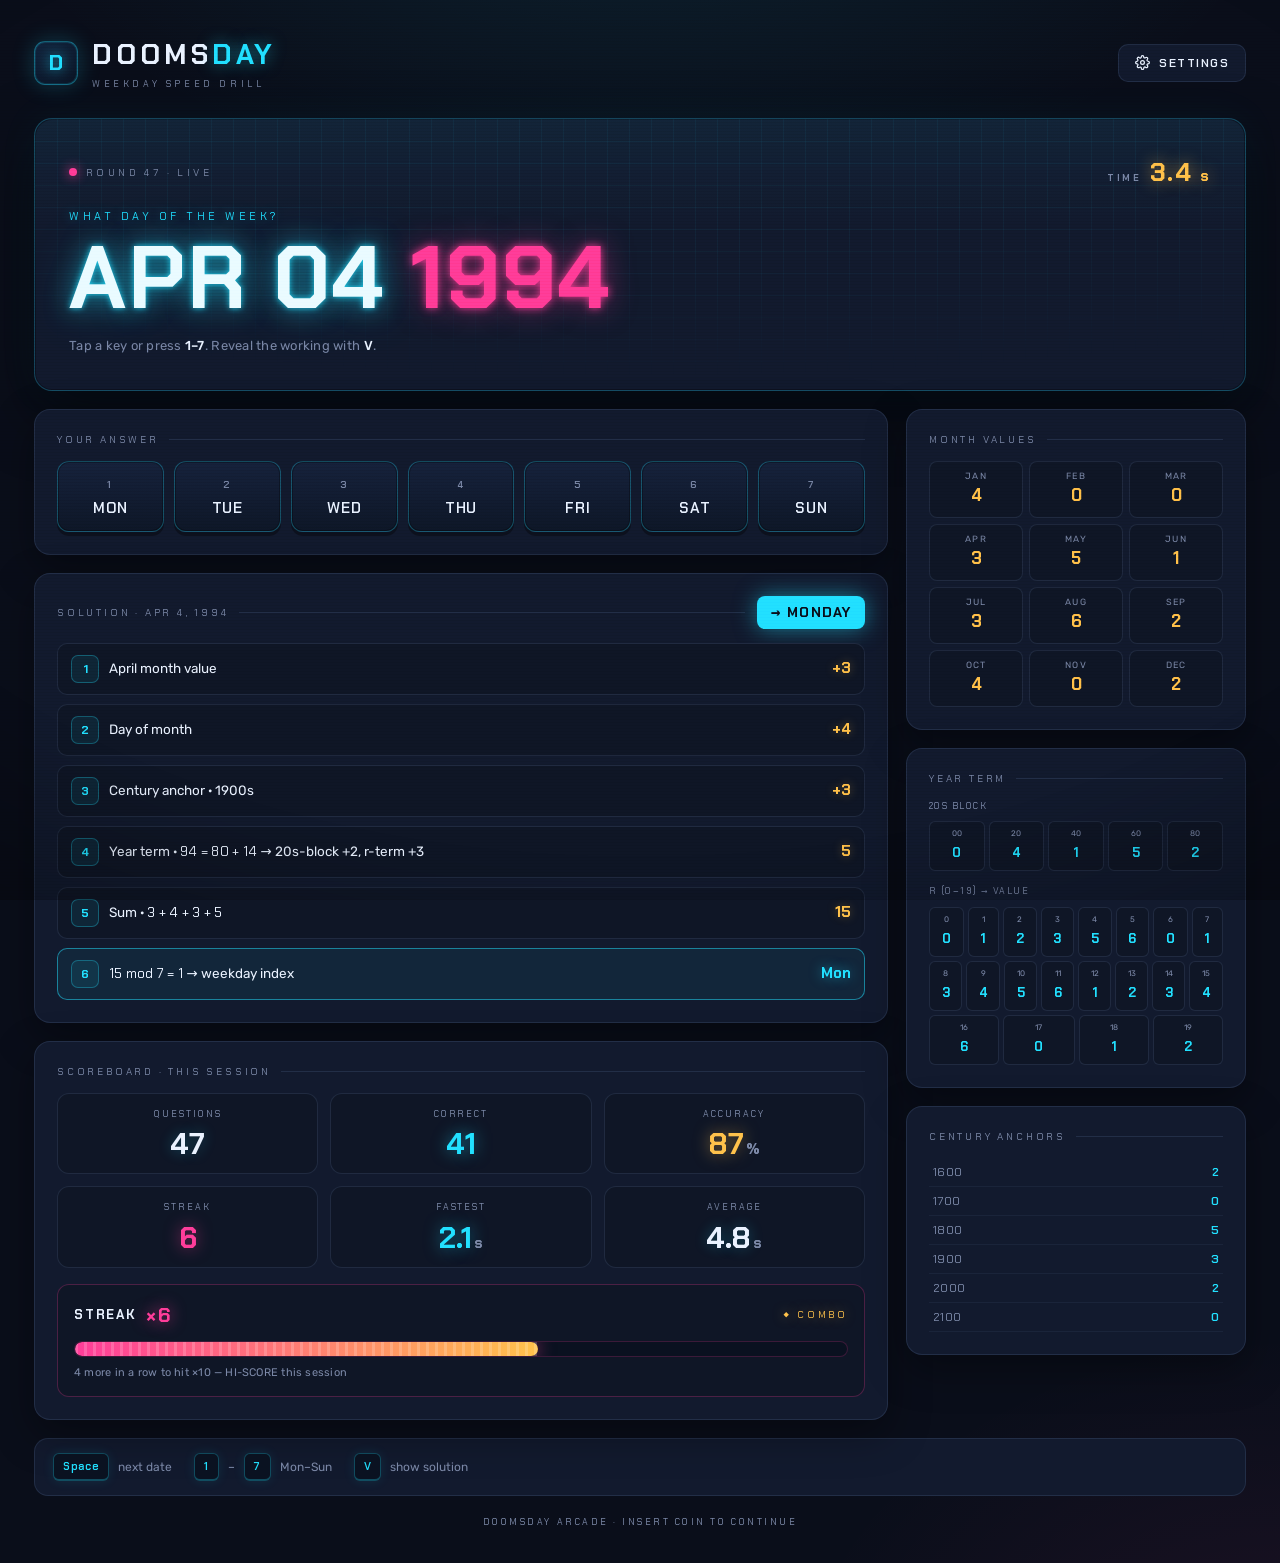
<file: mockups/design-5-arcade.html>
<!DOCTYPE html>
<html lang="en">
<head>
<meta charset="UTF-8" />
<meta name="viewport" content="width=device-width, initial-scale=1.0" />
<title>Doomsday — Arcade Drill</title>
<link rel="preconnect" href="https://fonts.googleapis.com" />
<link rel="preconnect" href="https://fonts.gstatic.com" crossorigin />
<link href="https://fonts.googleapis.com/css2?family=Chakra+Petch:wght@400;500;600;700&family=Rubik:wght@400;500;600;700&display=swap" rel="stylesheet" />
<style>
  :root{
    --navy:#0A0E1A;
    --panel:#121A2E;
    --panel-2:#0F1626;
    --cyan:#22E0FF;
    --magenta:#FF3D9A;
    --amber:#FFC24B;
    --text:#EAF2FF;
    --dim:#7C89A8;
    --line:rgba(120,150,200,.16);
    --grid:rgba(34,224,255,.05);
  }

  *{box-sizing:border-box;margin:0;padding:0}

  html,body{background:var(--navy);color:var(--text);font-family:"Rubik",system-ui,sans-serif}

  body{
    min-height:100vh;
    line-height:1.5;
    -webkit-font-smoothing:antialiased;
    padding:clamp(14px,3vw,34px);
    background:
      radial-gradient(1100px 600px at 50% -10%, rgba(34,224,255,.10), transparent 60%),
      radial-gradient(900px 700px at 100% 110%, rgba(255,61,154,.08), transparent 55%),
      var(--navy);
    position:relative;
    overflow-x:hidden;
  }

  /* very light scanline + vignette overlay */
  body::before{
    content:"";
    position:fixed;inset:0;pointer-events:none;z-index:9;
    background:repeating-linear-gradient(to bottom, rgba(0,0,0,0) 0 2px, rgba(0,0,0,.14) 2px 3px);
    mix-blend-mode:overlay;opacity:.5;
  }
  body::after{
    content:"";
    position:fixed;inset:0;pointer-events:none;z-index:8;
    background:radial-gradient(120% 100% at 50% 40%, transparent 55%, rgba(0,0,0,.55) 100%);
  }

  .wrap{max-width:1240px;margin:0 auto;position:relative;z-index:1}

  /* ---------- Header ---------- */
  header.top{
    display:flex;align-items:center;justify-content:space-between;
    gap:16px;margin-bottom:clamp(16px,3vw,26px);
    flex-wrap:wrap;
  }
  .brand{display:flex;align-items:center;gap:14px}
  .brand .logo{
    width:44px;height:44px;border-radius:11px;
    display:grid;place-items:center;
    background:linear-gradient(150deg,#12233d,#0c1526);
    border:1px solid rgba(34,224,255,.4);
    box-shadow:0 0 0 1px rgba(34,224,255,.12) inset, 0 0 22px rgba(34,224,255,.22);
    font-family:"Chakra Petch";font-weight:700;color:var(--cyan);
    font-size:22px;text-shadow:0 0 14px rgba(34,224,255,.8);
  }
  .brand h1{
    font-family:"Chakra Petch";font-weight:700;letter-spacing:.14em;
    font-size:clamp(20px,3.2vw,28px);text-transform:uppercase;
    color:var(--text);
  }
  .brand h1 span{color:var(--cyan);text-shadow:0 0 16px rgba(34,224,255,.55)}
  .brand small{
    display:block;font-family:"Chakra Petch";letter-spacing:.4em;
    font-size:9px;color:var(--dim);text-transform:uppercase;margin-top:2px;
  }
  .settings{
    display:inline-flex;align-items:center;gap:9px;
    font-family:"Chakra Petch";font-weight:600;letter-spacing:.12em;
    text-transform:uppercase;font-size:12px;color:var(--text);
    padding:10px 16px;border-radius:10px;cursor:pointer;
    background:var(--panel);border:1px solid var(--line);
    transition:border-color .18s, box-shadow .18s, color .18s;
  }
  .settings svg{width:15px;height:15px}
  .settings:hover{border-color:rgba(34,224,255,.5);box-shadow:0 0 18px rgba(34,224,255,.18);color:var(--cyan)}
  .settings:focus-visible{outline:2px solid var(--cyan);outline-offset:2px}

  /* ---------- Marquee / LED readout ---------- */
  .marquee{
    position:relative;border-radius:18px;padding:clamp(20px,3.4vw,34px);
    background:
      linear-gradient(180deg, rgba(34,224,255,.05), transparent 40%),
      var(--panel);
    border:1px solid rgba(34,224,255,.22);
    box-shadow:0 0 0 1px rgba(10,14,26,.6) inset, 0 24px 60px rgba(0,0,0,.5), 0 0 42px rgba(34,224,255,.06);
    overflow:hidden;margin-bottom:18px;
  }
  .marquee::before{
    content:"";position:absolute;inset:0;pointer-events:none;
    background:
      linear-gradient(var(--grid) 1px, transparent 1px) 0 0/100% 22px,
      linear-gradient(90deg, var(--grid) 1px, transparent 1px) 0 0/22px 100%;
    mask:radial-gradient(120% 120% at 50% 0%, #000 40%, transparent 80%);
  }
  .marquee-head{
    display:flex;align-items:center;justify-content:space-between;
    position:relative;margin-bottom:16px;gap:12px;flex-wrap:wrap;
  }
  .tag{
    font-family:"Chakra Petch";letter-spacing:.34em;font-size:10px;
    text-transform:uppercase;color:var(--dim);
    display:inline-flex;align-items:center;gap:9px;
  }
  .dot{width:8px;height:8px;border-radius:50%;background:var(--magenta);
    box-shadow:0 0 12px var(--magenta);animation:pulse 1.8s ease-in-out infinite}
  @keyframes pulse{50%{opacity:.35}}

  .timer{
    font-family:"Chakra Petch";font-weight:700;font-variant-numeric:tabular-nums;
    font-size:clamp(20px,3vw,26px);color:var(--amber);
    text-shadow:0 0 16px rgba(255,194,75,.6);letter-spacing:.06em;
    display:inline-flex;align-items:baseline;gap:8px;
  }
  .timer .lab{font-size:9px;letter-spacing:.3em;color:var(--dim);text-shadow:none}

  .prompt-lab{
    position:relative;font-family:"Chakra Petch";letter-spacing:.32em;
    font-size:11px;text-transform:uppercase;color:var(--cyan);
    text-shadow:0 0 12px rgba(34,224,255,.4);margin-bottom:10px;
  }
  .led-date{
    position:relative;
    font-family:"Chakra Petch";font-weight:700;
    font-size:clamp(38px,9vw,88px);line-height:1;letter-spacing:.02em;
    color:#EAFBFF;font-variant-numeric:tabular-nums;
    text-shadow:
      0 0 6px rgba(34,224,255,.9),
      0 0 26px rgba(34,224,255,.55),
      0 0 52px rgba(34,224,255,.3);
    white-space:nowrap;
  }
  .led-date .yr{color:var(--magenta);text-shadow:0 0 8px rgba(255,61,154,.9),0 0 30px rgba(255,61,154,.5)}
  .led-sub{
    position:relative;margin-top:14px;color:var(--dim);
    font-size:13px;letter-spacing:.02em;
  }
  .led-sub b{color:var(--text);font-weight:500}

  /* ---------- Grid ---------- */
  .grid{display:grid;grid-template-columns:1fr 340px;gap:18px;align-items:start}
  @media(max-width:940px){.grid{grid-template-columns:1fr}}

  .col-main{display:flex;flex-direction:column;gap:18px}
  .col-side{display:flex;flex-direction:column;gap:18px}

  .panel{
    background:var(--panel);border:1px solid var(--line);border-radius:16px;
    padding:clamp(16px,2.4vw,22px);position:relative;
    box-shadow:0 14px 40px rgba(0,0,0,.35);
  }
  .panel-title{
    font-family:"Chakra Petch";letter-spacing:.28em;text-transform:uppercase;
    font-size:10px;color:var(--dim);margin-bottom:14px;
    display:flex;align-items:center;gap:10px;
  }
  .panel-title::after{content:"";flex:1;height:1px;background:var(--line)}

  /* ---------- Weekday keys ---------- */
  .keys{display:grid;grid-template-columns:repeat(7,1fr);gap:10px}
  @media(max-width:640px){.keys{grid-template-columns:repeat(4,1fr)}}
  .key{
    position:relative;appearance:none;cursor:pointer;
    background:linear-gradient(180deg,#16223c,#0e1728);
    border:1px solid rgba(34,224,255,.28);
    border-radius:12px;padding:16px 8px 13px;
    color:var(--text);font-family:"Chakra Petch";font-weight:600;
    letter-spacing:.06em;text-align:center;
    transition:transform .12s, border-color .18s, box-shadow .18s, color .18s;
    box-shadow:0 4px 0 rgba(0,0,0,.35), 0 0 0 1px rgba(0,0,0,.3) inset;
  }
  .key .num{
    display:block;font-size:10px;color:var(--dim);letter-spacing:.2em;margin-bottom:7px;
    transition:color .18s;
  }
  .key .day{display:block;font-size:15px;text-transform:uppercase}
  .key:hover{
    transform:translateY(-2px);
    border-color:var(--cyan);color:#fff;
    box-shadow:0 6px 0 rgba(0,0,0,.35), 0 0 24px rgba(34,224,255,.35), 0 0 0 1px rgba(34,224,255,.4) inset;
  }
  .key:hover .num{color:var(--cyan)}
  .key:focus-visible{outline:2px solid var(--cyan);outline-offset:3px}
  .key.hot{
    border-color:var(--magenta);color:#fff;
    background:linear-gradient(180deg,#2a1430,#14172a);
    box-shadow:0 6px 0 rgba(0,0,0,.35), 0 0 26px rgba(255,61,154,.4), 0 0 0 1px rgba(255,61,154,.45) inset;
  }
  .key.hot .num{color:var(--magenta)}

  /* ---------- Solution ---------- */
  .sol-head{display:flex;align-items:center;justify-content:space-between;gap:12px;margin-bottom:14px}
  .sol-head .panel-title{margin:0}
  .verdict{
    font-family:"Chakra Petch";font-weight:700;letter-spacing:.08em;
    color:var(--navy);background:var(--cyan);
    padding:6px 14px;border-radius:8px;font-size:14px;text-transform:uppercase;
    box-shadow:0 0 22px rgba(34,224,255,.5);
  }
  .steps{list-style:none;counter-reset:s;display:flex;flex-direction:column;gap:9px}
  .steps li{
    display:grid;grid-template-columns:26px 1fr auto;gap:12px;align-items:center;
    padding:11px 13px;border-radius:10px;
    background:var(--panel-2);border:1px solid var(--line);
    font-size:13.5px;
  }
  .steps li::before{
    counter-increment:s;content:counter(s);
    width:26px;height:26px;border-radius:7px;display:grid;place-items:center;
    font-family:"Chakra Petch";font-weight:700;font-size:12px;
    color:var(--cyan);background:rgba(34,224,255,.08);
    border:1px solid rgba(34,224,255,.3);
  }
  .steps .val{
    font-family:"Chakra Petch";font-weight:700;font-variant-numeric:tabular-nums;
    color:var(--amber);text-shadow:0 0 10px rgba(255,194,75,.35);
    font-size:15px;
  }
  .steps li.final{border-color:rgba(34,224,255,.5);background:rgba(34,224,255,.06)}
  .steps li.final .val{color:var(--cyan);text-shadow:0 0 12px rgba(34,224,255,.5)}
  .steps code{font-family:"Chakra Petch";color:var(--text);letter-spacing:.02em}

  /* ---------- Scoreboard stats ---------- */
  .score-grid{display:grid;grid-template-columns:repeat(3,1fr);gap:12px}
  @media(max-width:420px){.score-grid{grid-template-columns:repeat(2,1fr)}}
  .stat{
    background:var(--panel-2);border:1px solid var(--line);border-radius:12px;
    padding:14px 12px;text-align:center;position:relative;overflow:hidden;
  }
  .stat .k{font-family:"Chakra Petch";letter-spacing:.22em;text-transform:uppercase;
    font-size:9px;color:var(--dim);margin-bottom:8px}
  .stat .v{
    font-family:"Chakra Petch";font-weight:700;font-variant-numeric:tabular-nums;
    font-size:clamp(22px,3.2vw,30px);line-height:1;color:var(--text);
    text-shadow:0 0 14px rgba(34,224,255,.28);
  }
  .stat.cy .v{color:var(--cyan);text-shadow:0 0 16px rgba(34,224,255,.5)}
  .stat.mg .v{color:var(--magenta);text-shadow:0 0 16px rgba(255,61,154,.5)}
  .stat.am .v{color:var(--amber);text-shadow:0 0 16px rgba(255,194,75,.5)}
  .stat .v small{font-size:.5em;color:var(--dim);text-shadow:none;margin-left:2px}

  /* ---------- Combo meter ---------- */
  .combo{
    margin-top:16px;background:var(--panel-2);border:1px solid rgba(255,61,154,.25);
    border-radius:12px;padding:15px 16px;position:relative;overflow:hidden;
  }
  .combo-head{display:flex;align-items:center;justify-content:space-between;margin-bottom:11px}
  .combo-head .lbl{
    font-family:"Chakra Petch";font-weight:700;letter-spacing:.14em;text-transform:uppercase;
    font-size:13px;color:var(--text);display:inline-flex;align-items:center;gap:9px;
  }
  .combo-head .x{
    color:var(--magenta);font-size:20px;text-shadow:0 0 16px rgba(255,61,154,.7);
    font-variant-numeric:tabular-nums;
  }
  .combo-head .combo-tag{
    font-family:"Chakra Petch";letter-spacing:.28em;font-size:10px;color:var(--amber);
    text-shadow:0 0 12px rgba(255,194,75,.5);text-transform:uppercase;
    animation:blink 1.4s steps(2) infinite;
  }
  @keyframes blink{50%{opacity:.35}}
  .meter{
    height:16px;border-radius:9px;background:#0a1120;overflow:hidden;position:relative;
    border:1px solid rgba(255,61,154,.2);
  }
  .meter .fill{
    height:100%;width:60%;border-radius:9px;
    background:linear-gradient(90deg,var(--magenta),var(--amber));
    box-shadow:0 0 18px rgba(255,61,154,.6);position:relative;
  }
  .meter .fill::after{
    content:"";position:absolute;inset:0;
    background:repeating-linear-gradient(90deg, rgba(255,255,255,.18) 0 3px, transparent 3px 9px);
  }
  .combo-note{margin-top:8px;font-size:11px;color:var(--dim);letter-spacing:.02em}

  /* ---------- Cheat sheets ---------- */
  .cheat table{width:100%;border-collapse:collapse;font-variant-numeric:tabular-nums}
  .cheat td{padding:5px 4px;font-size:12px;border-bottom:1px solid rgba(120,150,200,.08)}
  .cheat td:first-child{color:var(--dim);font-family:"Chakra Petch";letter-spacing:.04em}
  .cheat td:last-child{text-align:right;font-family:"Chakra Petch";font-weight:600;color:var(--cyan)}
  .month-grid{display:grid;grid-template-columns:repeat(3,1fr);gap:6px}
  .month-grid .m{
    background:var(--panel-2);border:1px solid var(--line);border-radius:8px;
    padding:8px 6px;text-align:center;
  }
  .month-grid .m span{display:block;font-size:9px;color:var(--dim);letter-spacing:.14em;text-transform:uppercase}
  .month-grid .m b{font-family:"Chakra Petch";font-size:17px;color:var(--amber);font-variant-numeric:tabular-nums}
  .rrow{display:flex;flex-wrap:wrap;gap:4px}
  .rrow .cell{
    flex:1 0 auto;min-width:30px;text-align:center;background:var(--panel-2);
    border:1px solid var(--line);border-radius:6px;padding:6px 2px;
  }
  .rrow .cell span{display:block;font-size:8px;color:var(--dim)}
  .rrow .cell b{font-family:"Chakra Petch";font-size:13px;color:var(--cyan);font-variant-numeric:tabular-nums}
  .sub-h{font-family:"Chakra Petch";letter-spacing:.16em;text-transform:uppercase;
    font-size:9px;color:var(--dim);margin:14px 0 8px}
  .sub-h:first-child{margin-top:0}

  /* ---------- Shortcuts ---------- */
  .shortcuts{
    display:flex;flex-wrap:wrap;gap:14px 22px;align-items:center;
    padding:14px 18px;margin-top:18px;
    background:var(--panel);border:1px solid var(--line);border-radius:14px;
  }
  .shortcuts .sc{display:inline-flex;align-items:center;gap:9px;font-size:12px;color:var(--dim)}
  kbd{
    font-family:"Chakra Petch";font-weight:600;font-size:11px;
    background:#0b1322;border:1px solid rgba(34,224,255,.28);
    border-bottom-width:2px;color:var(--cyan);
    padding:4px 9px;border-radius:6px;letter-spacing:.06em;
    box-shadow:0 0 12px rgba(34,224,255,.1);
  }

  footer{
    margin-top:20px;text-align:center;color:var(--dim);
    font-family:"Chakra Petch";letter-spacing:.28em;font-size:9px;text-transform:uppercase;
  }

  @media(prefers-reduced-motion:reduce){
    *{animation:none !important;transition:none !important}
  }
</style>
</head>
<body>
<div class="wrap">

  <header class="top">
    <div class="brand">
      <div class="logo">D</div>
      <div>
        <h1>DOOMS<span>DAY</span></h1>
        <small>Weekday Speed Drill</small>
      </div>
    </div>
    <button class="settings" type="button">
      <svg viewBox="0 0 24 24" fill="none" stroke="currentColor" stroke-width="2"><circle cx="12" cy="12" r="3"/><path d="M19.4 15a1.65 1.65 0 0 0 .33 1.82l.06.06a2 2 0 1 1-2.83 2.83l-.06-.06a1.65 1.65 0 0 0-1.82-.33 1.65 1.65 0 0 0-1 1.51V21a2 2 0 0 1-4 0v-.09A1.65 1.65 0 0 0 9 19.4a1.65 1.65 0 0 0-1.82.33l-.06.06a2 2 0 1 1-2.83-2.83l.06-.06A1.65 1.65 0 0 0 4.6 15a1.65 1.65 0 0 0-1.51-1H3a2 2 0 0 1 0-4h.09A1.65 1.65 0 0 0 4.6 9a1.65 1.65 0 0 0-.33-1.82l-.06-.06a2 2 0 1 1 2.83-2.83l.06.06A1.65 1.65 0 0 0 9 4.6a1.65 1.65 0 0 0 1-1.51V3a2 2 0 0 1 4 0v.09a1.65 1.65 0 0 0 1 1.51 1.65 1.65 0 0 0 1.82-.33l.06-.06a2 2 0 1 1 2.83 2.83l-.06.06A1.65 1.65 0 0 0 19.4 9a1.65 1.65 0 0 0 1.51 1H21a2 2 0 0 1 0 4h-.09a1.65 1.65 0 0 0-1.51 1z"/></svg>
      Settings
    </button>
  </header>

  <!-- MARQUEE / LED READOUT -->
  <section class="marquee">
    <div class="marquee-head">
      <span class="tag"><span class="dot"></span>Round 47 · Live</span>
      <span class="timer"><span class="lab">TIME</span>3.4<span style="font-size:.6em">s</span></span>
    </div>
    <div class="prompt-lab">What day of the week?</div>
    <div class="led-date">APR 04 <span class="yr">1994</span></div>
    <div class="led-sub">Tap a key or press <b>1–7</b>. Reveal the working with <b>V</b>.</div>
  </section>

  <div class="grid">
    <!-- MAIN COLUMN -->
    <div class="col-main">

      <!-- WEEKDAY KEYS -->
      <div class="panel">
        <div class="panel-title">Your Answer</div>
        <div class="keys">
          <button class="key" type="button"><span class="num">1</span><span class="day">Mon</span></button>
          <button class="key" type="button"><span class="num">2</span><span class="day">Tue</span></button>
          <button class="key" type="button"><span class="num">3</span><span class="day">Wed</span></button>
          <button class="key" type="button"><span class="num">4</span><span class="day">Thu</span></button>
          <button class="key" type="button"><span class="num">5</span><span class="day">Fri</span></button>
          <button class="key" type="button"><span class="num">6</span><span class="day">Sat</span></button>
          <button class="key" type="button"><span class="num">7</span><span class="day">Sun</span></button>
        </div>
      </div>

      <!-- SOLUTION -->
      <div class="panel">
        <div class="sol-head">
          <div class="panel-title" style="flex:1">Solution · Apr 4, 1994</div>
          <span class="verdict">→ Monday</span>
        </div>
        <ol class="steps">
          <li><span>April month value</span><span class="val">+3</span></li>
          <li><span>Day of month</span><span class="val">+4</span></li>
          <li><span>Century anchor · 1900s</span><span class="val">+3</span></li>
          <li><span>Year term · <code>94 = 80 + 14</code> → 20s-block +2, r-term +3</span><span class="val">5</span></li>
          <li><span>Sum · <code>3 + 4 + 3 + 5</code></span><span class="val">15</span></li>
          <li class="final"><span><code>15 mod 7 = 1</code> → weekday index</span><span class="val">Mon</span></li>
        </ol>
      </div>

      <!-- SCOREBOARD -->
      <div class="panel">
        <div class="panel-title">Scoreboard · This Session</div>
        <div class="score-grid">
          <div class="stat"><div class="k">Questions</div><div class="v">47</div></div>
          <div class="stat cy"><div class="k">Correct</div><div class="v">41</div></div>
          <div class="stat am"><div class="k">Accuracy</div><div class="v">87<small>%</small></div></div>
          <div class="stat mg"><div class="k">Streak</div><div class="v">6</div></div>
          <div class="stat cy"><div class="k">Fastest</div><div class="v">2.1<small>s</small></div></div>
          <div class="stat"><div class="k">Average</div><div class="v">4.8<small>s</small></div></div>
        </div>

        <div class="combo">
          <div class="combo-head">
            <span class="lbl">STREAK <span class="x">×6</span></span>
            <span class="combo-tag">◆ COMBO</span>
          </div>
          <div class="meter"><div class="fill"></div></div>
          <div class="combo-note">4 more in a row to hit ×10 — HI-SCORE this session</div>
        </div>
      </div>

    </div>

    <!-- SIDE CONSOLE -->
    <div class="col-side">

      <!-- MONTH VALUES -->
      <div class="panel cheat">
        <div class="panel-title">Month Values</div>
        <div class="month-grid">
          <div class="m"><span>Jan</span><b>4</b></div>
          <div class="m"><span>Feb</span><b>0</b></div>
          <div class="m"><span>Mar</span><b>0</b></div>
          <div class="m"><span>Apr</span><b>3</b></div>
          <div class="m"><span>May</span><b>5</b></div>
          <div class="m"><span>Jun</span><b>1</b></div>
          <div class="m"><span>Jul</span><b>3</b></div>
          <div class="m"><span>Aug</span><b>6</b></div>
          <div class="m"><span>Sep</span><b>2</b></div>
          <div class="m"><span>Oct</span><b>4</b></div>
          <div class="m"><span>Nov</span><b>0</b></div>
          <div class="m"><span>Dec</span><b>2</b></div>
        </div>
      </div>

      <!-- YEAR TERM -->
      <div class="panel cheat">
        <div class="panel-title">Year Term</div>
        <div class="sub-h">20s block</div>
        <div class="rrow">
          <div class="cell"><span>00</span><b>0</b></div>
          <div class="cell"><span>20</span><b>4</b></div>
          <div class="cell"><span>40</span><b>1</b></div>
          <div class="cell"><span>60</span><b>5</b></div>
          <div class="cell"><span>80</span><b>2</b></div>
        </div>
        <div class="sub-h">r (0–19) → value</div>
        <div class="rrow">
          <div class="cell"><span>0</span><b>0</b></div>
          <div class="cell"><span>1</span><b>1</b></div>
          <div class="cell"><span>2</span><b>2</b></div>
          <div class="cell"><span>3</span><b>3</b></div>
          <div class="cell"><span>4</span><b>5</b></div>
          <div class="cell"><span>5</span><b>6</b></div>
          <div class="cell"><span>6</span><b>0</b></div>
          <div class="cell"><span>7</span><b>1</b></div>
          <div class="cell"><span>8</span><b>3</b></div>
          <div class="cell"><span>9</span><b>4</b></div>
          <div class="cell"><span>10</span><b>5</b></div>
          <div class="cell"><span>11</span><b>6</b></div>
          <div class="cell"><span>12</span><b>1</b></div>
          <div class="cell"><span>13</span><b>2</b></div>
          <div class="cell"><span>14</span><b>3</b></div>
          <div class="cell"><span>15</span><b>4</b></div>
          <div class="cell"><span>16</span><b>6</b></div>
          <div class="cell"><span>17</span><b>0</b></div>
          <div class="cell"><span>18</span><b>1</b></div>
          <div class="cell"><span>19</span><b>2</b></div>
        </div>
      </div>

      <!-- CENTURY ANCHORS -->
      <div class="panel cheat">
        <div class="panel-title">Century Anchors</div>
        <table>
          <tr><td>1600</td><td>2</td></tr>
          <tr><td>1700</td><td>0</td></tr>
          <tr><td>1800</td><td>5</td></tr>
          <tr><td>1900</td><td>3</td></tr>
          <tr><td>2000</td><td>2</td></tr>
          <tr><td>2100</td><td>0</td></tr>
        </table>
      </div>

    </div>
  </div>

  <!-- SHORTCUTS -->
  <div class="shortcuts">
    <span class="sc"><kbd>Space</kbd> next date</span>
    <span class="sc"><kbd>1</kbd>–<kbd>7</kbd> Mon–Sun</span>
    <span class="sc"><kbd>V</kbd> show solution</span>
  </div>

  <footer>Doomsday Arcade · Insert Coin to Continue</footer>

</div>

<script>
  // Static-first: everything above renders on load. This only adds a little
  // arcade life — keyboard highlighting of the weekday keys — without being
  // required for the look.
  const keys = Array.from(document.querySelectorAll('.key'));
  window.addEventListener('keydown', (e) => {
    const n = parseInt(e.key, 10);
    if (n >= 1 && n <= 7) {
      keys.forEach(k => k.classList.remove('hot'));
      keys[n - 1].classList.add('hot');
    }
  });
</script>
</body>
</html>
</file>
<file: style.css>
/* ===========================================================
   Doomsday Practice — "Arcade Scoreboard" theme
   Palette: console navy base, cyan/magenta/amber neon accents.
   =========================================================== */

:root {
    --bg:        #0A0E1A;
    --bg-2:      #070A12;
    --panel:     #121A2E;
    --panel-2:   #0E1526;
    --line:      rgba(120, 160, 220, 0.18);
    --line-soft: rgba(120, 160, 220, 0.10);
    --cyan:      #22E0FF;
    --magenta:   #FF3D9A;
    --amber:     #FFC24B;
    --green:     #46E8B0;
    --text:      #EAF2FF;
    --muted:     #7C8AA8;
    --display:   'Chakra Petch', ui-monospace, monospace;
    --body:      'Rubik', system-ui, sans-serif;
    --radius:    14px;
}

* { box-sizing: border-box; }

html, body { height: 100%; }

body {
    margin: 0;
    font-family: var(--body);
    color: var(--text);
    background:
        radial-gradient(1200px 600px at 50% -10%, #16203a 0%, transparent 60%),
        radial-gradient(900px 500px at 100% 100%, #17122b 0%, transparent 55%),
        var(--bg);
    background-attachment: fixed;
    min-height: 100vh;
    -webkit-font-smoothing: antialiased;
}

/* CRT scanline + vignette overlay */
.crt-overlay {
    position: fixed;
    inset: 0;
    pointer-events: none;
    z-index: 9;
    background:
        repeating-linear-gradient(
            to bottom,
            rgba(255, 255, 255, 0.020) 0px,
            rgba(255, 255, 255, 0.020) 1px,
            transparent 1px,
            transparent 3px
        );
    mix-blend-mode: overlay;
}
.crt-overlay::after {
    content: "";
    position: absolute;
    inset: 0;
    box-shadow: inset 0 0 220px 40px rgba(0, 0, 0, 0.65);
}

.container {
    max-width: 1180px;
    margin: 0 auto;
    padding: 28px 24px 64px;
    position: relative;
    z-index: 1;
}

/* ============================ Header ============================ */

.topbar {
    display: flex;
    align-items: center;
    justify-content: space-between;
    gap: 20px;
    padding-bottom: 22px;
    margin-bottom: 26px;
    border-bottom: 1px solid var(--line);
    flex-wrap: wrap;
}

.brand {
    display: flex;
    align-items: center;
    gap: 14px;
}

.brand .logo {
    display: grid;
    place-items: center;
    width: 40px;
    height: 40px;
    border-radius: 10px;
    border: 1px solid var(--cyan);
    color: var(--cyan);
    font-family: var(--display);
    font-weight: 700;
    font-size: 22px;
    box-shadow: 0 0 18px rgba(34, 224, 255, 0.35), inset 0 0 12px rgba(34, 224, 255, 0.18);
}

.brand h1 {
    margin: 0;
    font-family: var(--display);
    font-weight: 700;
    font-size: 26px;
    letter-spacing: 0.18em;
    color: var(--text);
}
.brand h1 span { color: var(--cyan); text-shadow: 0 0 16px rgba(34, 224, 255, 0.5); }

.brand .tag {
    font-size: 11px;
    letter-spacing: 0.32em;
    text-transform: uppercase;
    color: var(--muted);
    border-left: 1px solid var(--line);
    padding-left: 14px;
}

.header-controls {
    display: flex;
    align-items: center;
    gap: 10px;
}

/* ============================ Hint toolbar ============================ */

.hints-panel {
    display: flex;
    gap: 8px;
}

.hint-section { position: relative; }

.hint-btn {
    font-family: var(--display);
    font-size: 12px;
    font-weight: 600;
    letter-spacing: 0.12em;
    text-transform: uppercase;
    color: var(--muted);
    background: var(--panel);
    border: 1px solid var(--line);
    border-radius: 10px;
    padding: 9px 14px;
    cursor: pointer;
    transition: color .15s, border-color .15s, box-shadow .15s, background .15s;
}
.hint-btn:hover {
    color: var(--cyan);
    border-color: rgba(34, 224, 255, 0.5);
    box-shadow: 0 0 14px rgba(34, 224, 255, 0.18);
}

.hint-dropdown {
    display: none;
    position: absolute;
    top: calc(100% + 8px);
    right: 0;
    z-index: 30;
    min-width: 220px;
    padding: 14px;
    background: var(--panel-2);
    border: 1px solid rgba(34, 224, 255, 0.35);
    border-radius: 12px;
    box-shadow: 0 18px 50px rgba(0, 0, 0, 0.6), 0 0 22px rgba(34, 224, 255, 0.10);
}
.hint-dropdown.show { display: block; }
.hint-dropdown.wide { min-width: 360px; }

.hint-title {
    font-family: var(--display);
    font-size: 12px;
    letter-spacing: 0.18em;
    text-transform: uppercase;
    color: var(--cyan);
    margin-bottom: 10px;
}

.hint-note {
    margin: 0 0 10px;
    font-size: 12px;
    color: var(--muted);
    line-height: 1.5;
}

.hint-table {
    width: 100%;
    border-collapse: collapse;
    font-family: var(--display);
    font-size: 13px;
}
.hint-table + .hint-table { margin-top: 10px; }
.hint-table th {
    color: var(--muted);
    font-weight: 500;
    text-align: center;
    padding: 5px 8px;
}
.hint-table td {
    color: var(--text);
    font-weight: 600;
    text-align: center;
    padding: 5px 8px;
    border-bottom: 1px solid var(--line-soft);
}

.settings-btn,
.mobile-menu-btn {
    font-family: var(--display);
    font-size: 12px;
    font-weight: 600;
    letter-spacing: 0.12em;
    text-transform: uppercase;
    color: var(--text);
    background: var(--panel);
    border: 1px solid var(--line);
    border-radius: 10px;
    padding: 9px 14px;
    cursor: pointer;
    transition: border-color .15s, box-shadow .15s;
}
.settings-btn:hover,
.mobile-menu-btn:hover { border-color: rgba(34, 224, 255, 0.5); box-shadow: 0 0 14px rgba(34, 224, 255, 0.18); }
.mobile-menu-btn { display: none; font-size: 18px; padding: 7px 12px; }

/* ============================ Main layout ============================ */

.main-content {
    display: grid;
    grid-template-columns: minmax(0, 1fr) 320px;
    gap: 22px;
    align-items: start;
}

/* ============================ Cabinet (quiz area) ============================ */

.cabinet {
    background: linear-gradient(180deg, var(--panel) 0%, var(--panel-2) 100%);
    border: 1px solid var(--line);
    border-radius: var(--radius);
    padding: 26px 28px 30px;
    box-shadow: 0 24px 60px rgba(0, 0, 0, 0.45);
}

.cabinet-top {
    display: flex;
    align-items: center;
    justify-content: space-between;
    margin-bottom: 22px;
}

.question-counter {
    font-family: var(--display);
    font-size: 12px;
    letter-spacing: 0.2em;
    text-transform: uppercase;
    color: var(--muted);
}

.cabinet-badge {
    font-family: var(--display);
    font-size: 11px;
    letter-spacing: 0.22em;
    color: var(--magenta);
    text-shadow: 0 0 12px rgba(255, 61, 154, 0.5);
}

/* LED date marquee */
.date-display {
    font-family: var(--display);
    font-weight: 700;
    font-size: clamp(30px, 5vw, 52px);
    letter-spacing: 0.04em;
    text-align: center;
    color: var(--cyan);
    text-shadow:
        0 0 10px rgba(34, 224, 255, 0.55),
        0 0 32px rgba(34, 224, 255, 0.30);
    padding: 22px 10px;
    line-height: 1.12;
    text-wrap: balance;
    overflow-wrap: break-word;
    transition: color .4s ease, text-shadow .4s ease;
}
.date-display b { color: var(--amber); text-shadow: 0 0 14px rgba(255, 194, 75, 0.5); font-weight: 700; }
.date-display.faded { color: transparent; text-shadow: none; }

/* Controls */
.quiz-controls {
    display: flex;
    justify-content: center;
    gap: 12px;
    margin-bottom: 22px;
}

.next-date-btn {
    font-family: var(--display);
    font-size: 15px;
    font-weight: 700;
    letter-spacing: 0.14em;
    text-transform: uppercase;
    color: var(--bg);
    background: var(--cyan);
    border: none;
    border-radius: 11px;
    padding: 13px 30px;
    cursor: pointer;
    box-shadow: 0 0 22px rgba(34, 224, 255, 0.4);
    transition: transform .1s, box-shadow .15s, opacity .15s;
}
.next-date-btn:hover { box-shadow: 0 0 30px rgba(34, 224, 255, 0.6); }
.next-date-btn:active { transform: translateY(2px); }
.next-date-btn:disabled { opacity: 0.4; cursor: not-allowed; box-shadow: none; }

.discard-btn {
    font-family: var(--display);
    font-size: 13px;
    font-weight: 600;
    letter-spacing: 0.1em;
    text-transform: uppercase;
    color: var(--muted);
    background: transparent;
    border: 1px solid var(--line);
    border-radius: 11px;
    padding: 13px 18px;
    cursor: pointer;
    transition: color .15s, border-color .15s;
}
.discard-btn:hover { color: var(--amber); border-color: rgba(255, 194, 75, 0.5); }

/* Day answer keys */
.answer-buttons { margin-bottom: 20px; }
.day-grid {
    display: grid;
    grid-template-columns: repeat(7, 1fr);
    gap: 10px;
}

.day-btn {
    position: relative;
    font-family: var(--display);
    font-size: 15px;
    font-weight: 600;
    letter-spacing: 0.04em;
    color: var(--text);
    background: var(--panel-2);
    border: 1px solid var(--line);
    border-radius: 11px;
    padding: 20px 6px 14px;
    cursor: pointer;
    transition: color .12s, border-color .12s, box-shadow .12s, transform .08s, background .12s;
}
.day-btn::before {
    content: attr(data-key);
    position: absolute;
    top: 7px;
    left: 50%;
    transform: translateX(-50%);
    font-size: 10px;
    font-weight: 500;
    color: var(--muted);
    letter-spacing: 0;
}
.day-btn:hover:not(:disabled) {
    color: var(--cyan);
    border-color: rgba(34, 224, 255, 0.55);
    box-shadow: 0 0 16px rgba(34, 224, 255, 0.2);
}
.day-btn:active:not(:disabled) { transform: translateY(2px); }
.day-btn:disabled { opacity: 0.55; cursor: default; }

/* Keyboard hints */
.keyboard-shortcuts {
    display: flex;
    flex-wrap: wrap;
    justify-content: center;
    gap: 8px 18px;
    margin-top: 4px;
    padding-top: 18px;
    border-top: 1px solid var(--line-soft);
    font-size: 12px;
    color: var(--muted);
}
.keyboard-shortcuts .shortcut { display: inline-flex; align-items: center; gap: 6px; }
kbd {
    font-family: var(--display);
    font-size: 11px;
    color: var(--text);
    background: var(--panel);
    border: 1px solid var(--line);
    border-bottom-width: 2px;
    border-radius: 6px;
    padding: 2px 7px;
    min-width: 20px;
    text-align: center;
}

/* ============================ Feedback + explanation ============================ */

.feedback { margin-top: 4px; }
.feedback:empty { margin: 0; }

.result {
    font-family: var(--display);
    font-size: 18px;
    font-weight: 700;
    letter-spacing: 0.03em;
    text-align: center;
    padding: 12px;
}
.feedback.correct .result { color: var(--green); text-shadow: 0 0 16px rgba(70, 232, 176, 0.4); }
.feedback.incorrect .result { color: var(--magenta); text-shadow: 0 0 16px rgba(255, 61, 154, 0.4); }

.show-explanation-btn {
    display: block;
    margin: 0 auto 12px;
    font-family: var(--display);
    font-size: 12px;
    font-weight: 600;
    letter-spacing: 0.12em;
    text-transform: uppercase;
    color: var(--cyan);
    background: transparent;
    border: 1px solid rgba(34, 224, 255, 0.4);
    border-radius: 9px;
    padding: 8px 16px;
    cursor: pointer;
    transition: box-shadow .15s;
}
.show-explanation-btn:hover { box-shadow: 0 0 14px rgba(34, 224, 255, 0.25); }

.explanation {
    background: var(--panel-2);
    border: 1px solid var(--line);
    border-radius: 12px;
    padding: 18px 20px;
    margin-top: 6px;
}
.explanation h4 {
    margin: 0 0 12px;
    font-family: var(--display);
    font-size: 12px;
    letter-spacing: 0.18em;
    text-transform: uppercase;
    color: var(--cyan);
}
.step {
    font-size: 14px;
    line-height: 1.6;
    color: var(--text);
    padding: 7px 0;
    border-bottom: 1px solid var(--line-soft);
}
.step:last-child { border-bottom: none; }
.step strong { color: var(--amber); font-weight: 600; }

/* ============================ Scoreboard ============================ */

.scoreboard {
    background: linear-gradient(180deg, var(--panel) 0%, var(--panel-2) 100%);
    border: 1px solid var(--line);
    border-radius: var(--radius);
    padding: 22px;
    box-shadow: 0 24px 60px rgba(0, 0, 0, 0.45);
}
.scoreboard h3,
.mobile-stats h3 {
    margin: 0 0 16px;
    font-family: var(--display);
    font-size: 13px;
    letter-spacing: 0.2em;
    text-transform: uppercase;
    color: var(--muted);
}

.score-grid {
    display: grid;
    grid-template-columns: 1fr 1fr;
    gap: 10px;
    margin-bottom: 18px;
}

.stat-item {
    display: flex;
    flex-direction: column;
    gap: 4px;
    background: var(--panel-2);
    border: 1px solid var(--line);
    border-radius: 10px;
    padding: 12px 14px;
}
.stat-label {
    font-size: 10px;
    letter-spacing: 0.14em;
    text-transform: uppercase;
    color: var(--muted);
}
.stat-item > span:last-child {
    font-family: var(--display);
    font-size: 24px;
    font-weight: 700;
    color: var(--text);
    font-variant-numeric: tabular-nums;
}
.stat-item.accent-cyan > span:last-child { color: var(--amber); text-shadow: 0 0 14px rgba(255, 194, 75, 0.35); }
.stat-item.accent-magenta > span:last-child { color: var(--magenta); text-shadow: 0 0 14px rgba(255, 61, 154, 0.4); }

.reset-stats-btn {
    width: 100%;
    font-family: var(--display);
    font-size: 12px;
    font-weight: 600;
    letter-spacing: 0.12em;
    text-transform: uppercase;
    color: var(--muted);
    background: transparent;
    border: 1px solid var(--line);
    border-radius: 10px;
    padding: 11px;
    cursor: pointer;
    transition: color .15s, border-color .15s;
}
.reset-stats-btn:hover { color: var(--magenta); border-color: rgba(255, 61, 154, 0.5); }

/* ============================ Settings modal ============================ */

.modal {
    display: none;
    position: fixed;
    inset: 0;
    z-index: 100;
    background: rgba(5, 8, 16, 0.78);
    backdrop-filter: blur(4px);
    padding: 24px;
    overflow-y: auto;
}
.modal-content {
    max-width: 420px;
    margin: 8vh auto 0;
    background: var(--panel);
    border: 1px solid rgba(34, 224, 255, 0.3);
    border-radius: var(--radius);
    padding: 28px;
    box-shadow: 0 30px 80px rgba(0, 0, 0, 0.6), 0 0 30px rgba(34, 224, 255, 0.08);
}
.modal-content h2 {
    margin: 0 0 22px;
    font-family: var(--display);
    font-size: 18px;
    letter-spacing: 0.16em;
    text-transform: uppercase;
    color: var(--cyan);
}
.form-group { margin-bottom: 16px; display: flex; flex-direction: column; gap: 7px; }
.form-group label { font-size: 12px; letter-spacing: 0.08em; text-transform: uppercase; color: var(--muted); }
.form-group input[type="number"] {
    font-family: var(--display);
    font-size: 15px;
    color: var(--text);
    background: var(--panel-2);
    border: 1px solid var(--line);
    border-radius: 9px;
    padding: 10px 12px;
}
.form-group input[type="number"]:focus-visible { outline: none; border-color: var(--cyan); box-shadow: 0 0 0 3px rgba(34, 224, 255, 0.2); }
.checkbox-group label { flex-direction: row; align-items: center; gap: 10px; text-transform: none; letter-spacing: 0; font-size: 13px; color: var(--text); cursor: pointer; }
.checkbox-group input { width: 16px; height: 16px; accent-color: var(--cyan); }

.modal-buttons { display: flex; gap: 10px; margin-top: 24px; }
.btn-primary, .btn-secondary {
    font-family: var(--display);
    font-size: 12px;
    font-weight: 600;
    letter-spacing: 0.12em;
    text-transform: uppercase;
    border-radius: 9px;
    padding: 11px 18px;
    cursor: pointer;
    transition: box-shadow .15s, border-color .15s;
}
.btn-primary { color: var(--bg); background: var(--cyan); border: none; box-shadow: 0 0 18px rgba(34, 224, 255, 0.35); }
.btn-primary:hover { box-shadow: 0 0 26px rgba(34, 224, 255, 0.55); }
.btn-secondary { color: var(--muted); background: transparent; border: 1px solid var(--line); }
.btn-secondary:hover { color: var(--text); border-color: var(--muted); }

/* ============================ Mobile sidebar ============================ */

.mobile-sidebar {
    position: fixed;
    top: 0; right: 0;
    z-index: 120;
    width: min(320px, 86vw);
    height: 100%;
    background: var(--panel);
    border-left: 1px solid var(--line);
    transform: translateX(100%);
    transition: transform .25s ease;
    overflow-y: auto;
    padding: 20px;
}
.mobile-sidebar.open { transform: translateX(0); }
.sidebar-header { display: flex; align-items: center; justify-content: space-between; margin-bottom: 20px; }
.sidebar-header h3 { margin: 0; font-family: var(--display); letter-spacing: 0.16em; text-transform: uppercase; color: var(--cyan); font-size: 15px; }
.close-sidebar-btn { background: transparent; border: none; color: var(--muted); font-size: 20px; cursor: pointer; }
.sidebar-section { margin-bottom: 24px; }
.sidebar-section h4 { font-family: var(--display); font-size: 12px; letter-spacing: 0.16em; text-transform: uppercase; color: var(--muted); margin: 0 0 12px; }
.mobile-stats .stat-item { flex-direction: row; justify-content: space-between; align-items: center; }
.mobile-stats .stat-item > span:last-child { font-size: 18px; }
.sidebar-item-btn {
    width: 100%;
    font-family: var(--display);
    font-size: 13px;
    letter-spacing: 0.08em;
    color: var(--text);
    background: var(--panel-2);
    border: 1px solid var(--line);
    border-radius: 10px;
    padding: 12px;
    cursor: pointer;
    text-align: left;
}
.sidebar-overlay {
    display: none;
    position: fixed;
    inset: 0;
    z-index: 110;
    background: rgba(5, 8, 16, 0.6);
}
.sidebar-overlay.active { display: block; }

.mobile-hints { display: none; }

/* ============================ Focus + motion ============================ */

:focus-visible {
    outline: 2px solid var(--cyan);
    outline-offset: 2px;
    border-radius: 8px;
}

@media (prefers-reduced-motion: reduce) {
    * { transition: none !important; animation: none !important; }
}

/* ============================ Responsive ============================ */

@media (max-width: 860px) {
    .main-content { grid-template-columns: 1fr; }
    .header-controls .hints-panel { display: none; }
    .mobile-menu-btn { display: inline-block; }
    .settings-btn { display: none; }
    .scoreboard { order: 2; }
    .brand .tag { display: none; }

    .mobile-hints {
        display: flex;
        gap: 8px;
        justify-content: center;
        margin-top: 22px;
        flex-wrap: wrap;
    }
    .mobile-hints .hint-dropdown { left: 50%; right: auto; transform: translateX(-50%); }
    .mobile-hints .hint-dropdown.wide { min-width: min(360px, 90vw); }
}

@media (max-width: 560px) {
    .day-grid { grid-template-columns: repeat(4, 1fr); }
    .score-grid { grid-template-columns: 1fr 1fr; }
    .date-display { font-size: clamp(34px, 12vw, 56px); }
}

/* ===========================================================
   Speed Games (speed.html) — shares the arcade theme above.
   =========================================================== */

/* Header link buttons (used to jump between the two pages) */
.nav-link {
    display: inline-flex;
    align-items: center;
    font-family: var(--display);
    font-size: 12px;
    font-weight: 600;
    letter-spacing: 0.12em;
    text-transform: uppercase;
    text-decoration: none;
    color: var(--text);
    background: var(--panel);
    border: 1px solid var(--line);
    border-radius: 10px;
    padding: 9px 14px;
    cursor: pointer;
    transition: color .15s, border-color .15s, box-shadow .15s;
}
.nav-link:hover { color: var(--cyan); border-color: rgba(34, 224, 255, 0.5); box-shadow: 0 0 14px rgba(34, 224, 255, 0.18); }

/* Game-select menu */
.game-menu {
    display: grid;
    grid-template-columns: repeat(2, 1fr);
    gap: 18px;
}
.game-card {
    text-align: left;
    background: linear-gradient(180deg, var(--panel) 0%, var(--panel-2) 100%);
    border: 1px solid var(--line);
    border-radius: var(--radius);
    padding: 22px 24px 24px;
    cursor: pointer;
    color: var(--text);
    box-shadow: 0 24px 60px rgba(0, 0, 0, 0.35);
    transition: border-color .15s, box-shadow .15s, transform .1s;
}
.game-card:hover { border-color: rgba(34, 224, 255, 0.55); box-shadow: 0 0 26px rgba(34, 224, 255, 0.16); }
.game-card:active { transform: translateY(2px); }
.game-card .game-num {
    font-family: var(--display);
    font-size: 12px;
    letter-spacing: 0.22em;
    color: var(--magenta);
    text-shadow: 0 0 12px rgba(255, 61, 154, 0.4);
}
.game-card h3 {
    margin: 8px 0 8px;
    font-family: var(--display);
    font-size: 20px;
    letter-spacing: 0.04em;
    color: var(--cyan);
    text-shadow: 0 0 14px rgba(34, 224, 255, 0.35);
}
.game-card p { margin: 0; font-size: 13px; line-height: 1.55; color: var(--muted); }

/* Play view: reuse .cabinet + .scoreboard from the main page */
.cabinet-top .game-title {
    font-family: var(--display);
    font-size: 13px;
    letter-spacing: 0.16em;
    text-transform: uppercase;
    color: var(--cyan);
}
.back-btn {
    font-family: var(--display);
    font-size: 11px;
    font-weight: 600;
    letter-spacing: 0.12em;
    text-transform: uppercase;
    color: var(--muted);
    background: transparent;
    border: 1px solid var(--line);
    border-radius: 9px;
    padding: 7px 12px;
    cursor: pointer;
    transition: color .15s, border-color .15s;
}
.back-btn:hover { color: var(--amber); border-color: rgba(255, 194, 75, 0.5); }

/* Big prompt readout (like the LED date marquee) */
.prompt-display {
    font-family: var(--display);
    font-weight: 700;
    font-size: clamp(30px, 5vw, 52px);
    letter-spacing: 0.04em;
    text-align: center;
    color: var(--cyan);
    text-shadow: 0 0 10px rgba(34, 224, 255, 0.55), 0 0 32px rgba(34, 224, 255, 0.30);
    padding: 18px 10px 6px;
    line-height: 1.12;
    text-wrap: balance;
}
.prompt-display .combine-row { display: block; }
.prompt-display .combine-row + .combine-row { margin-top: 4px; }
.prompt-sub {
    text-align: center;
    font-family: var(--display);
    font-size: 12px;
    letter-spacing: 0.2em;
    text-transform: uppercase;
    color: var(--muted);
    margin-bottom: 20px;
}

/* Answer keypad 0–6 */
.num-grid {
    display: grid;
    grid-template-columns: repeat(7, 1fr);
    gap: 10px;
    margin-bottom: 20px;
}
.num-btn {
    font-family: var(--display);
    font-size: 22px;
    font-weight: 700;
    color: var(--text);
    background: var(--panel-2);
    border: 1px solid var(--line);
    border-radius: 11px;
    padding: 18px 6px;
    cursor: pointer;
    transition: color .12s, border-color .12s, box-shadow .12s, transform .08s, background .12s;
}
.num-btn:hover:not(:disabled) { color: var(--cyan); border-color: rgba(34, 224, 255, 0.55); box-shadow: 0 0 16px rgba(34, 224, 255, 0.2); }
.num-btn:active:not(:disabled) { transform: translateY(2px); }
.num-btn:disabled { cursor: default; }
.num-btn.flash-correct { color: var(--bg); background: var(--green); border-color: var(--green); box-shadow: 0 0 22px rgba(70, 232, 176, 0.5); }
.num-btn.flash-wrong { color: var(--bg); background: var(--magenta); border-color: var(--magenta); box-shadow: 0 0 22px rgba(255, 61, 154, 0.5); }
.num-btn.flash-answer { color: var(--bg); background: var(--green); border-color: var(--green); }

@media (max-width: 560px) {
    .game-menu { grid-template-columns: 1fr; }
    .num-grid { grid-template-columns: repeat(4, 1fr); }
}
</file>
